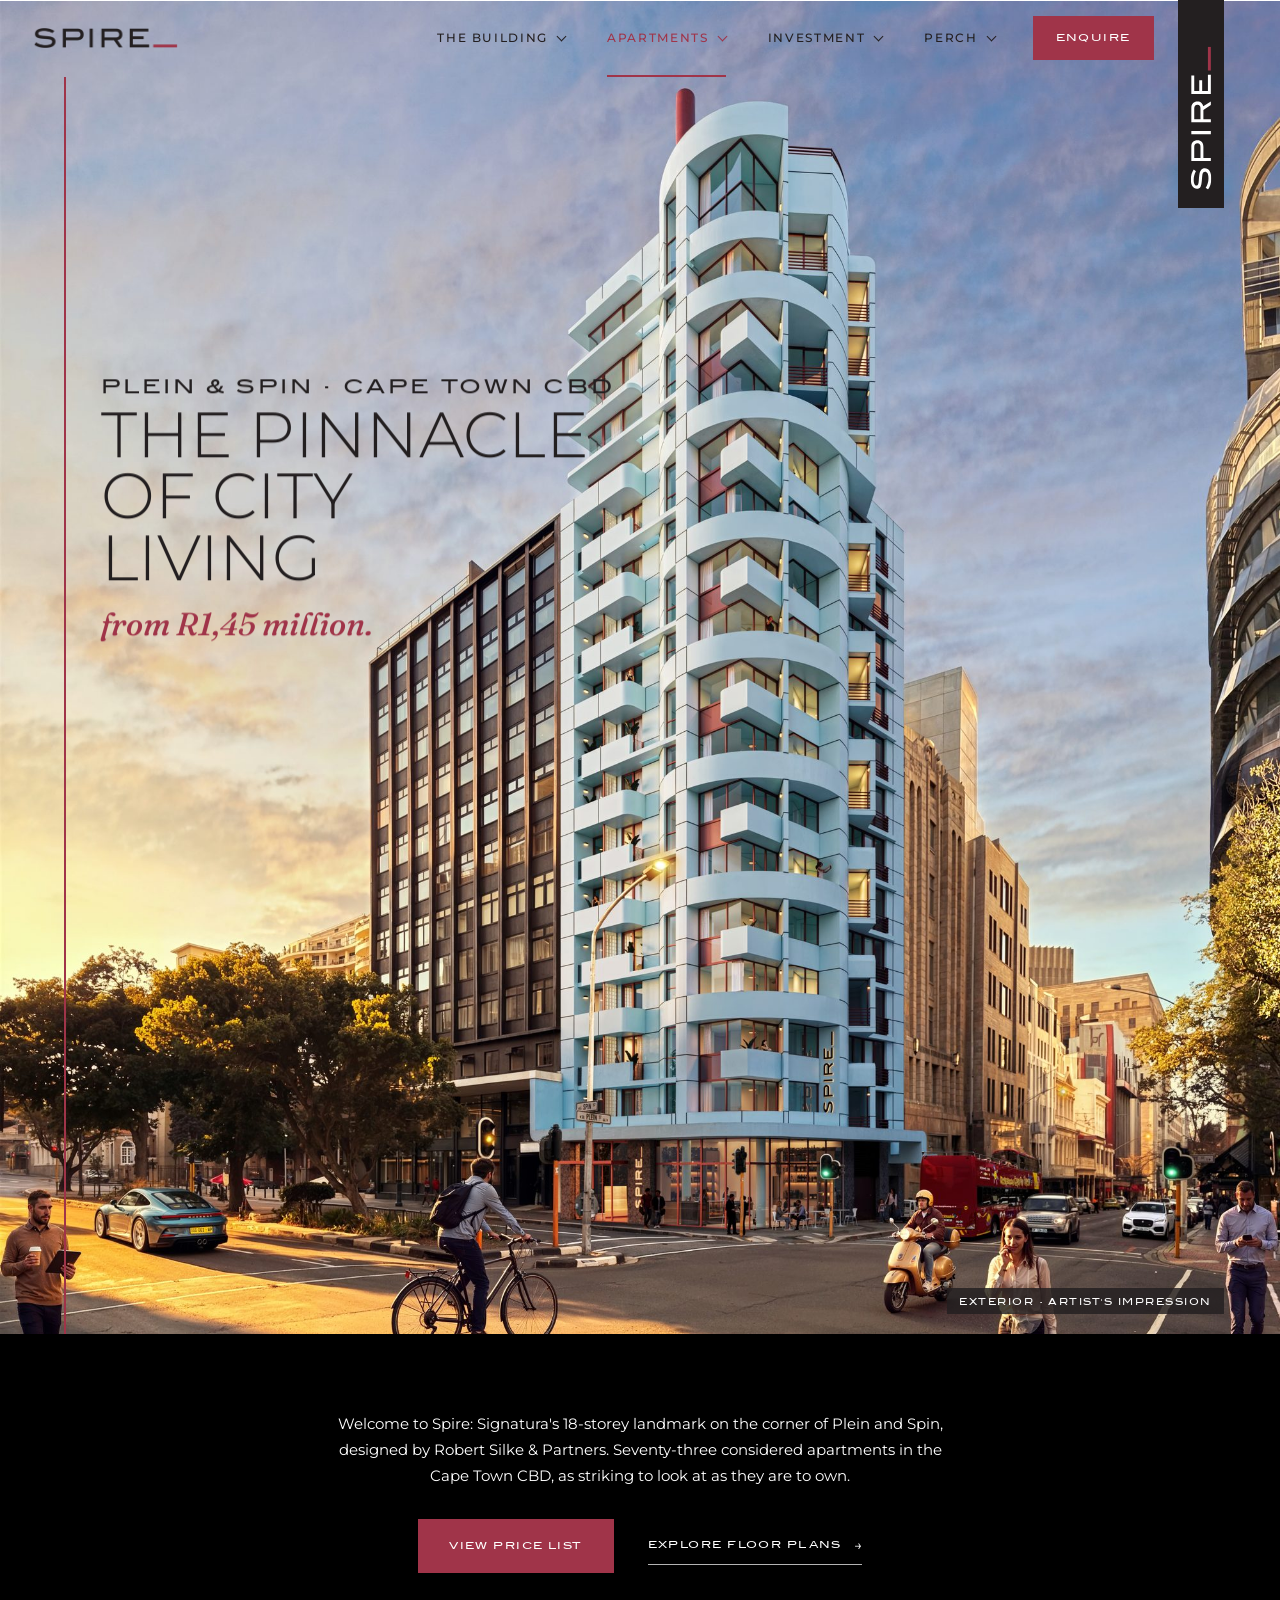
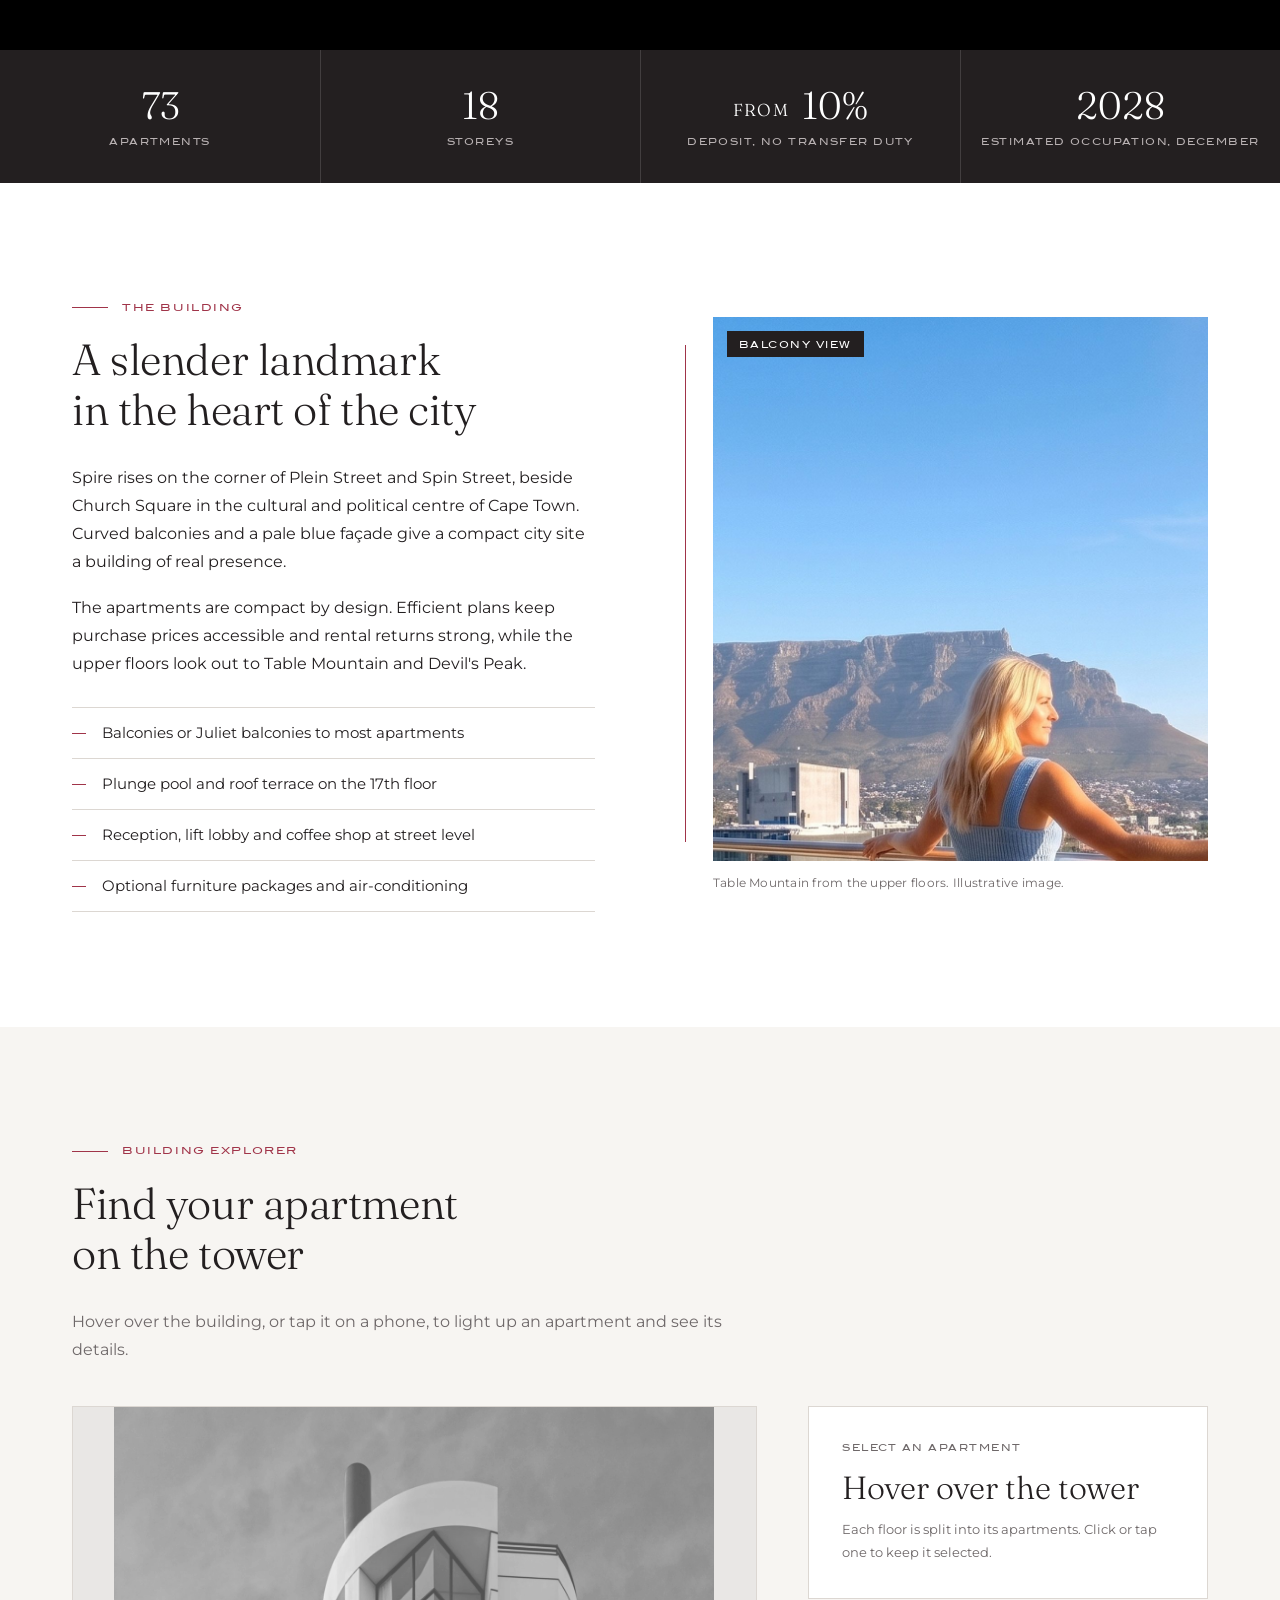
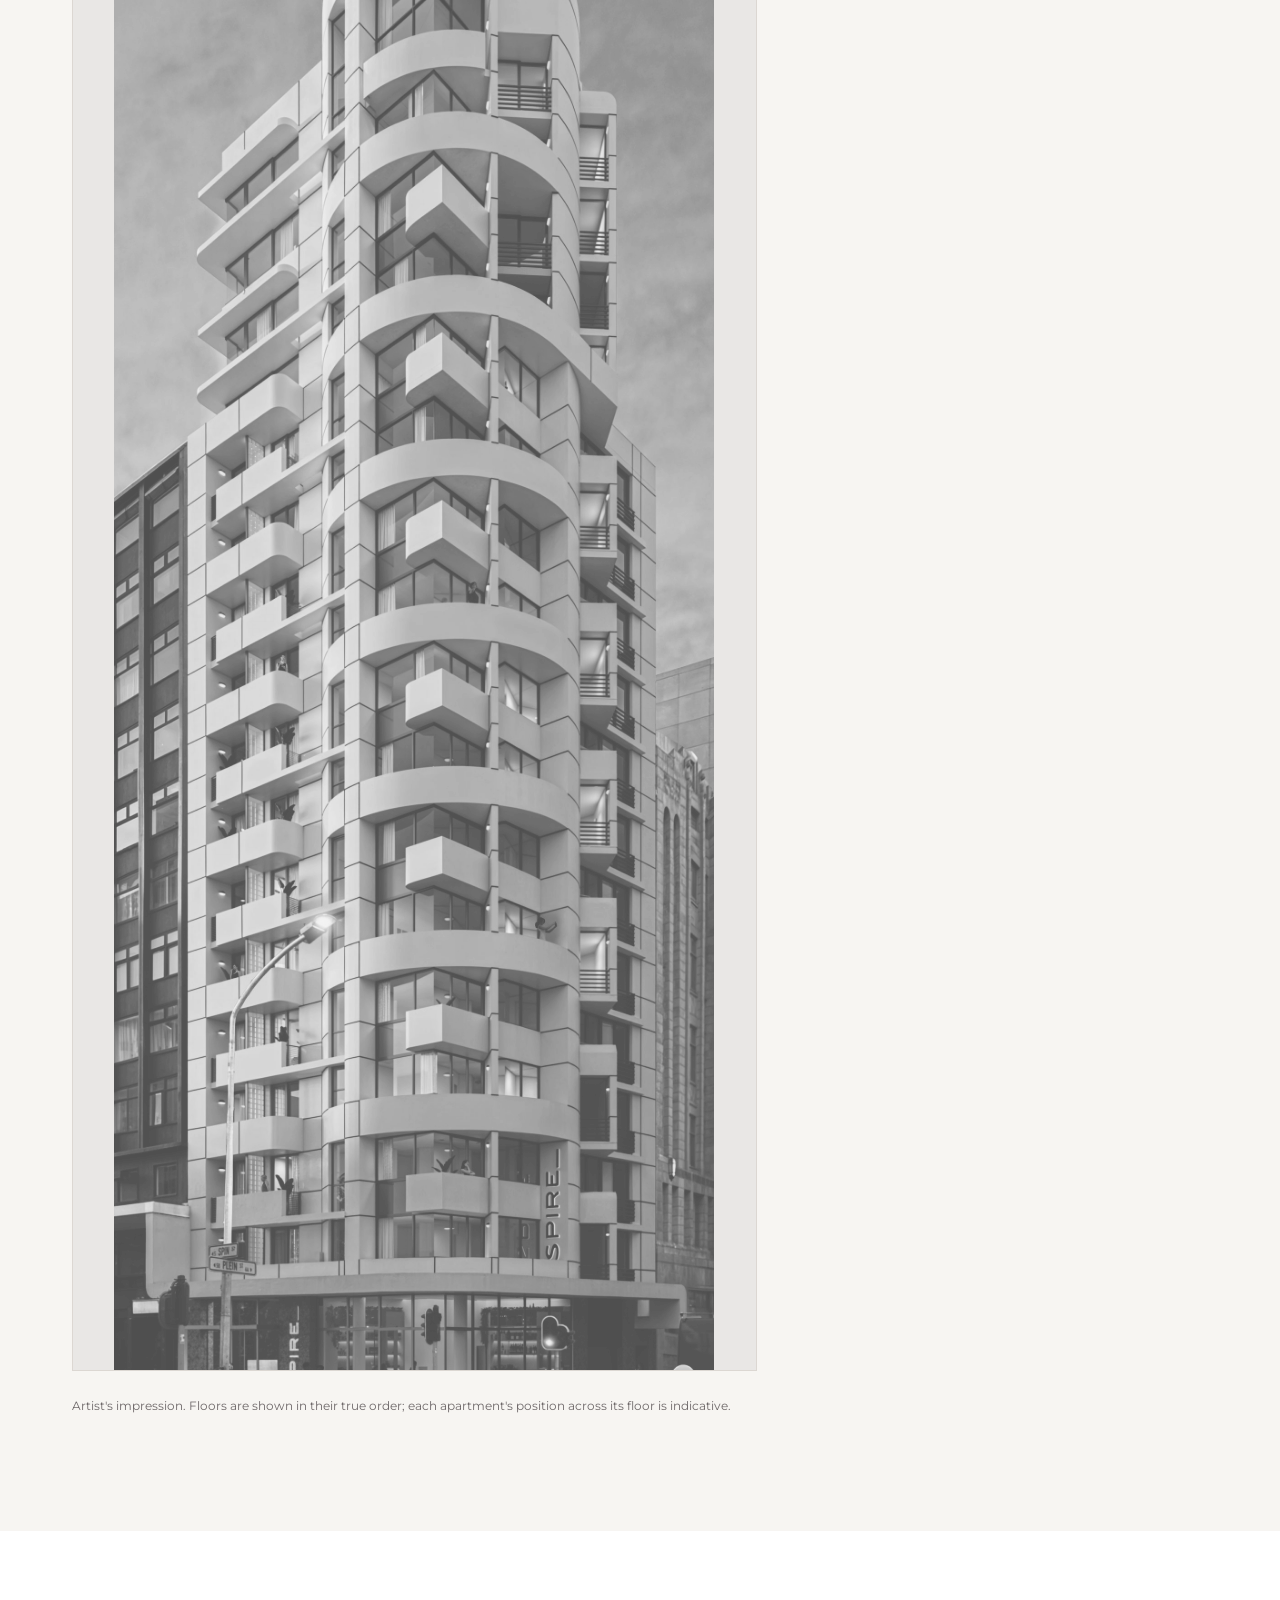
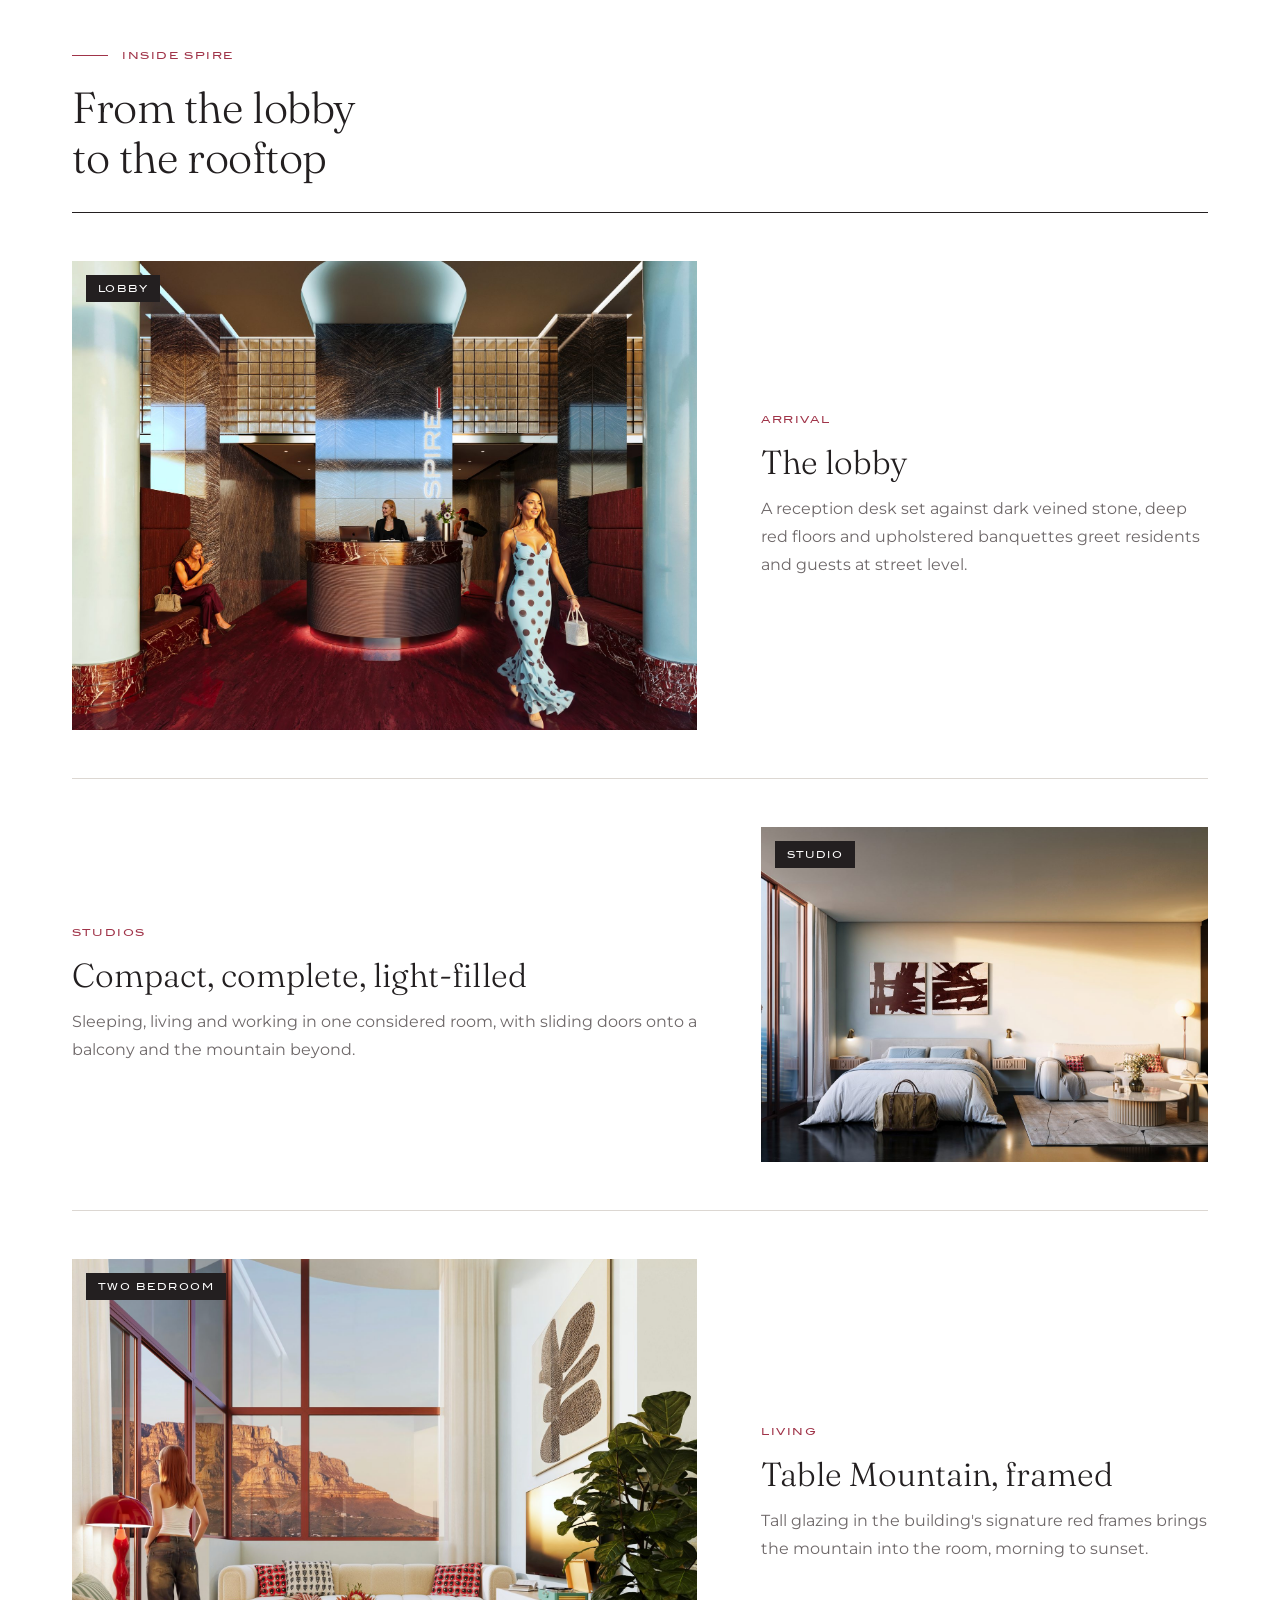
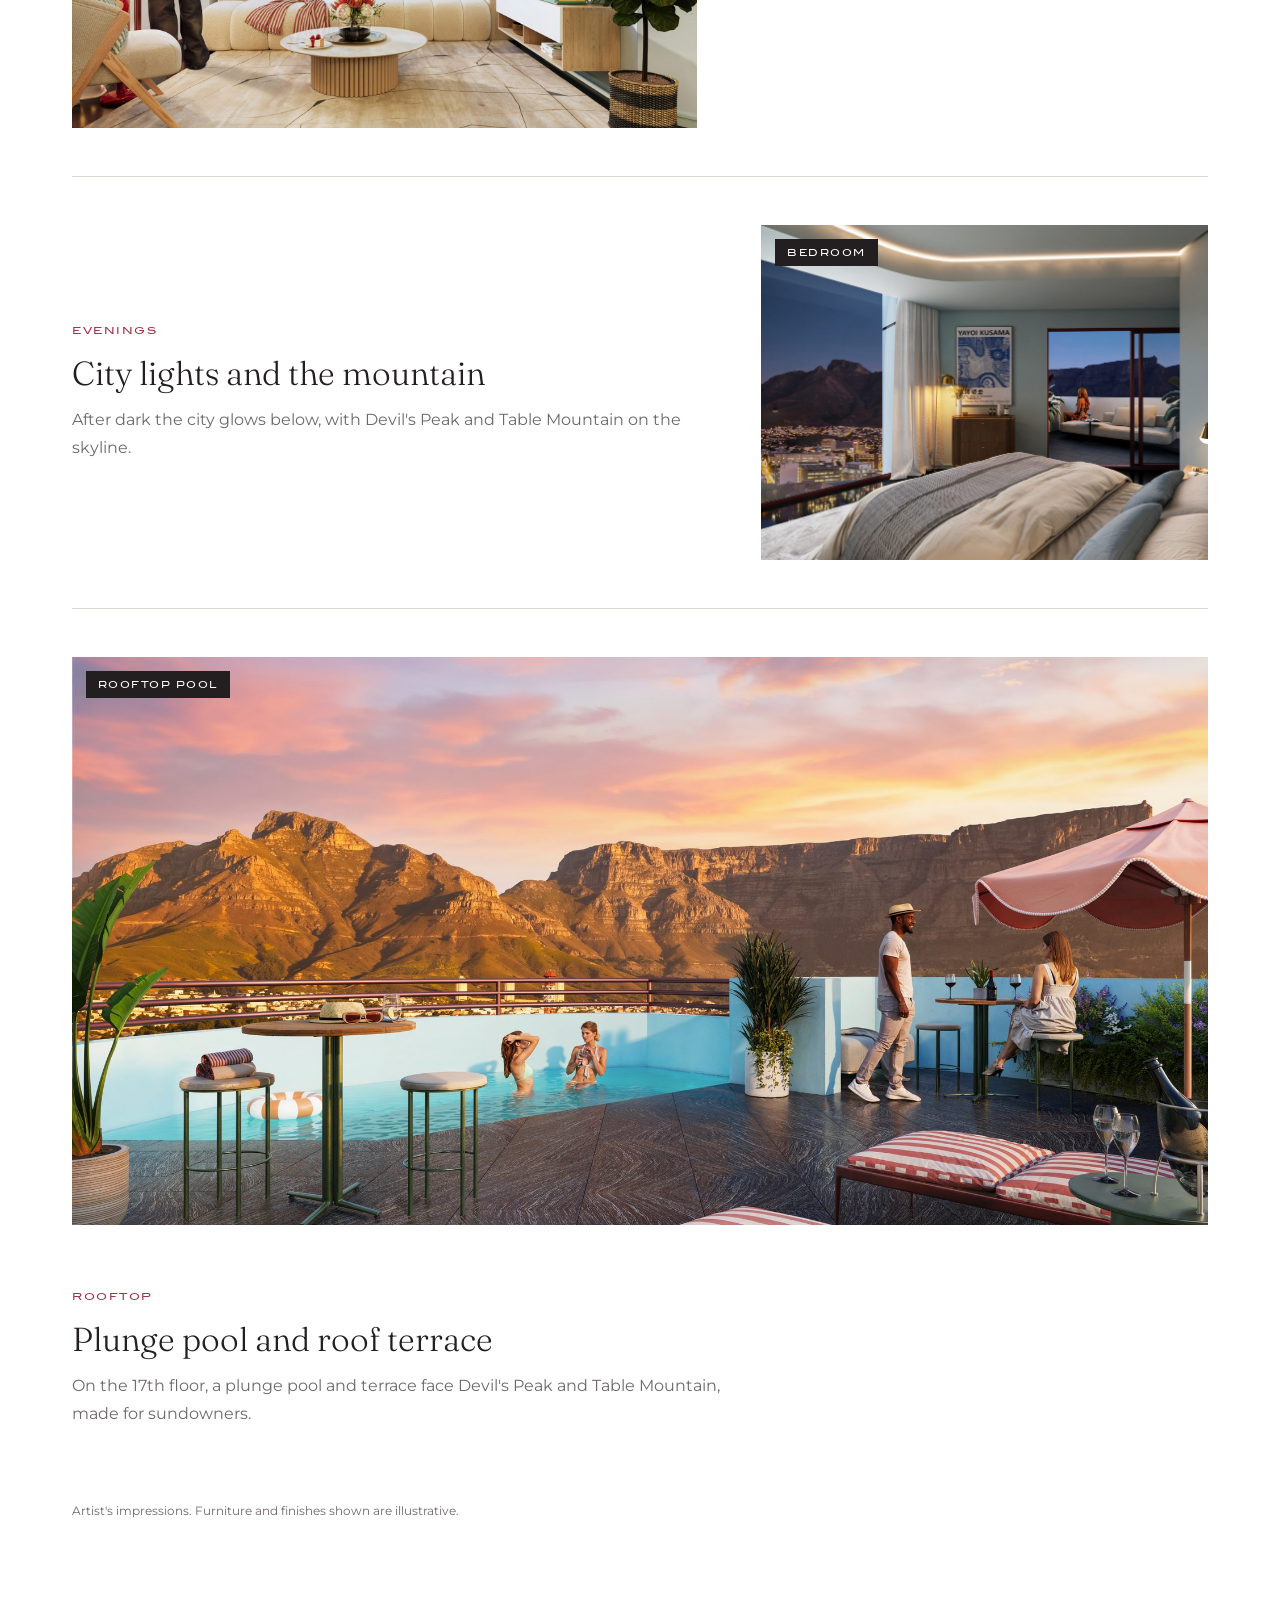
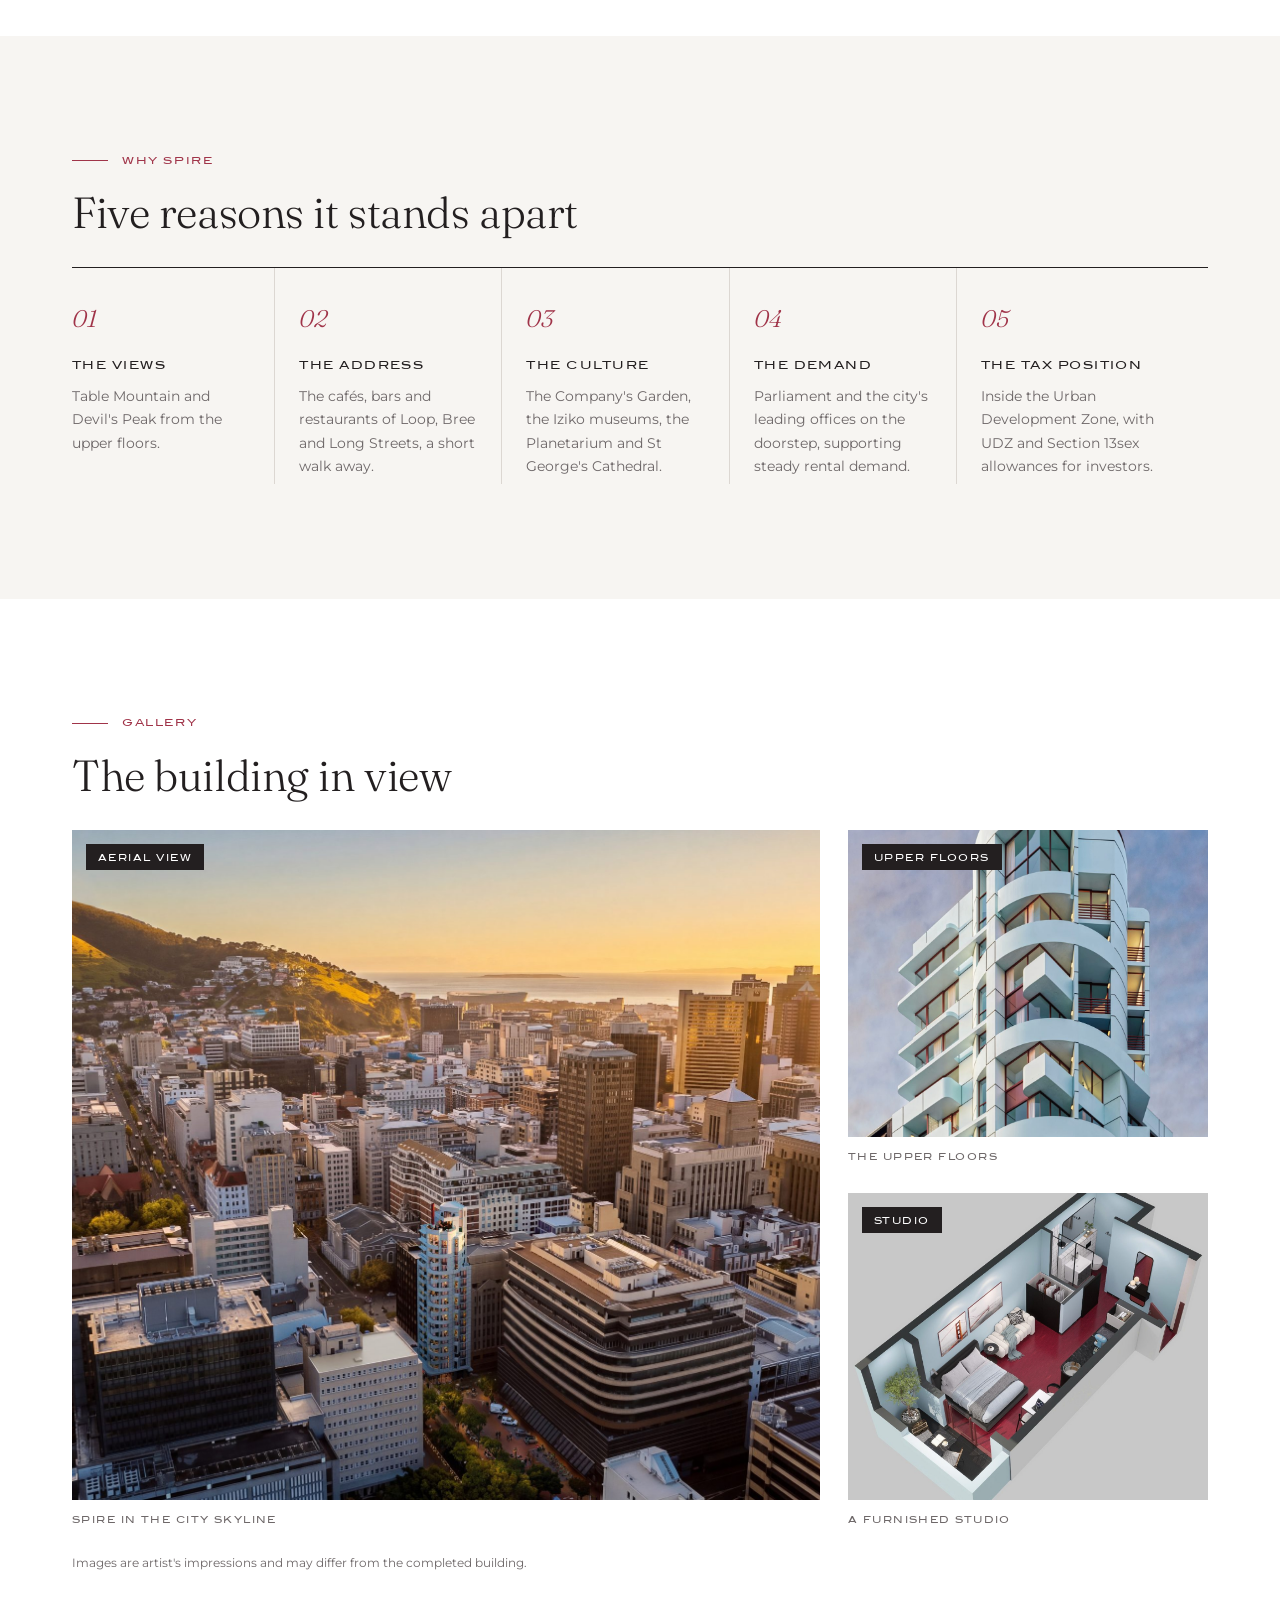
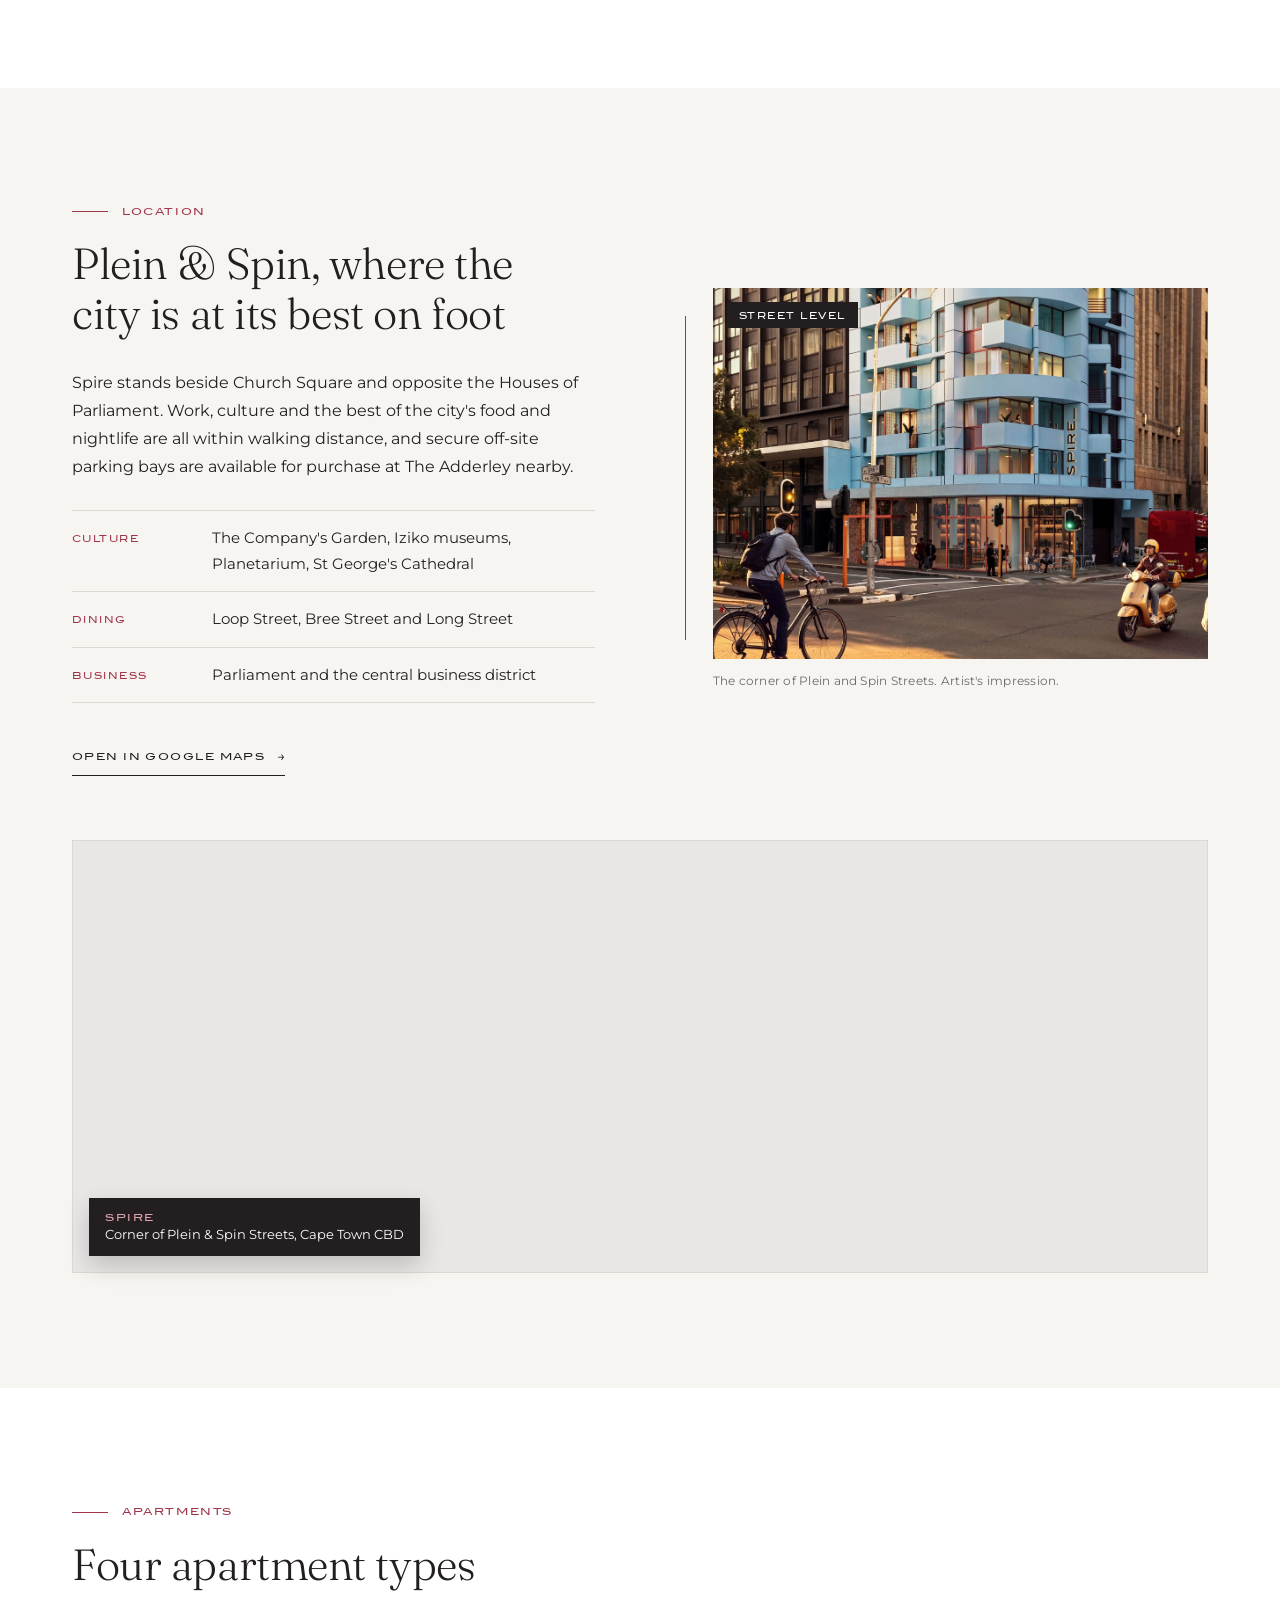
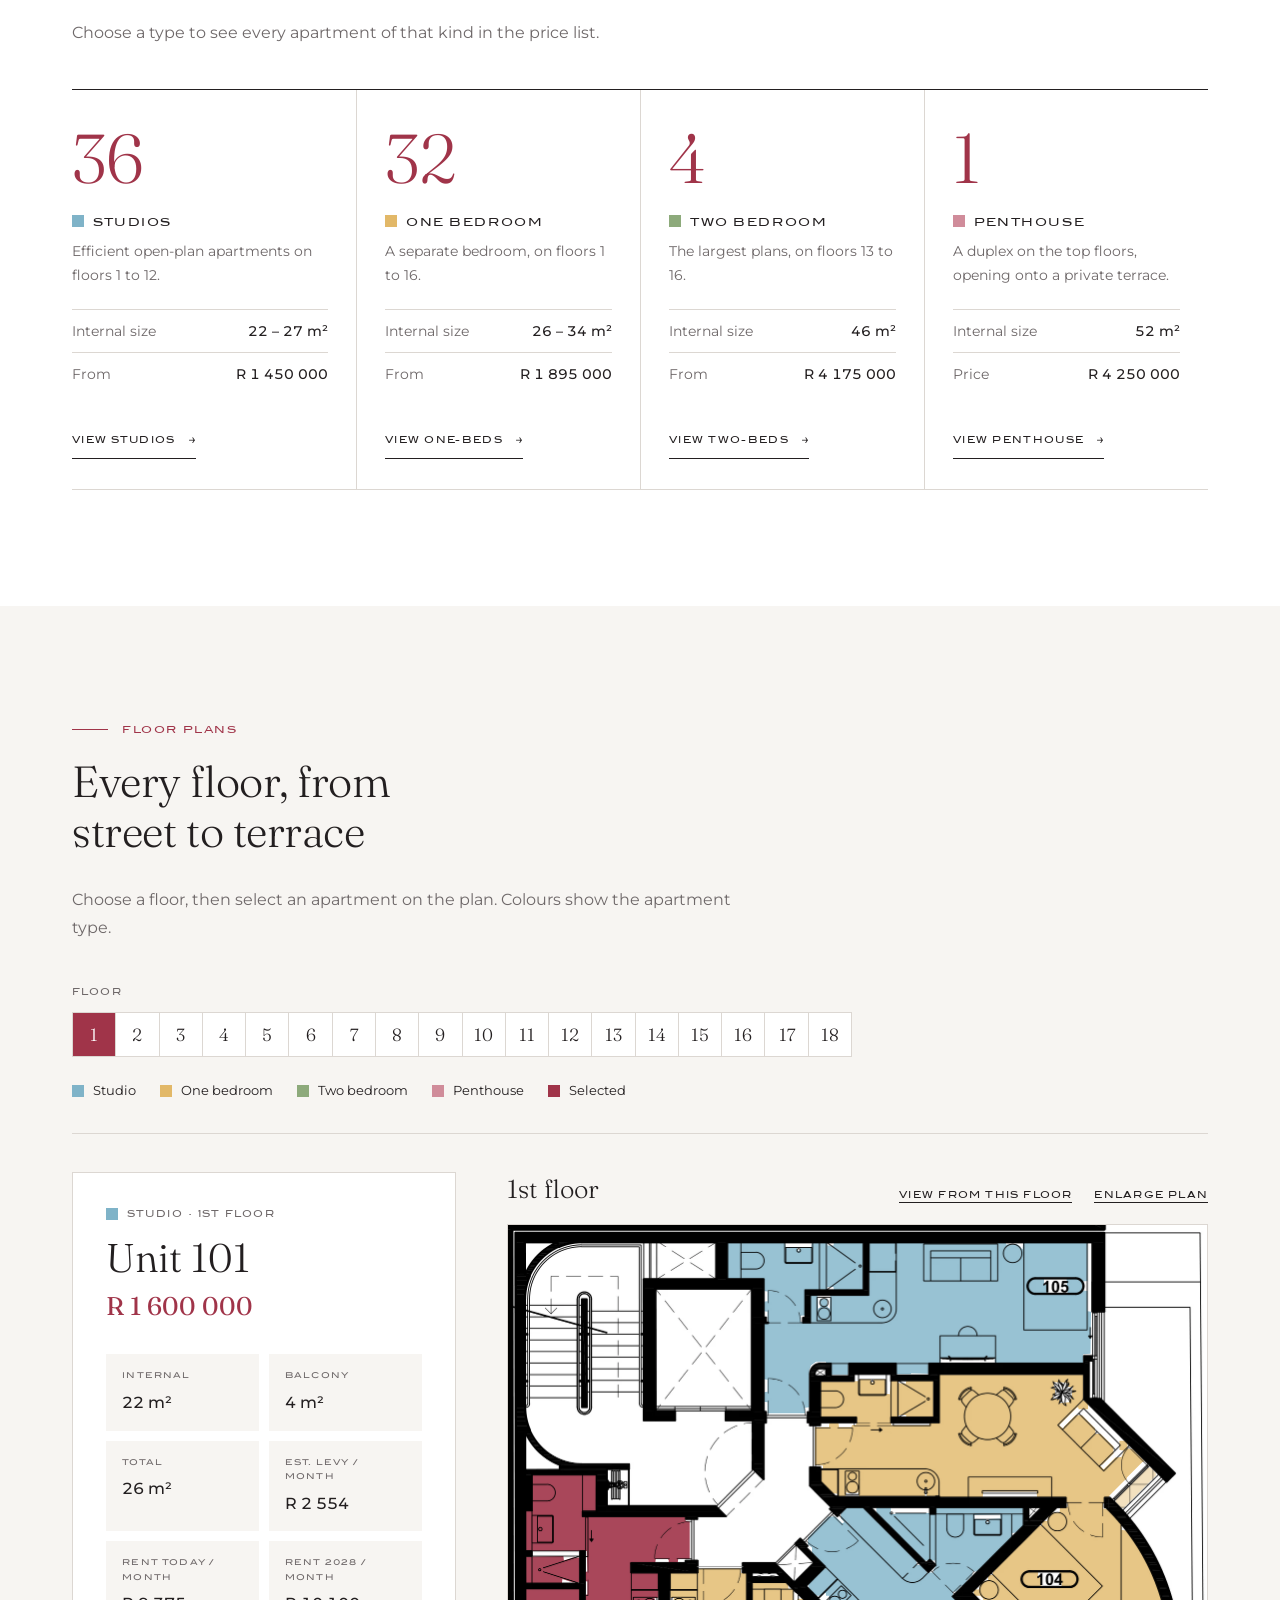
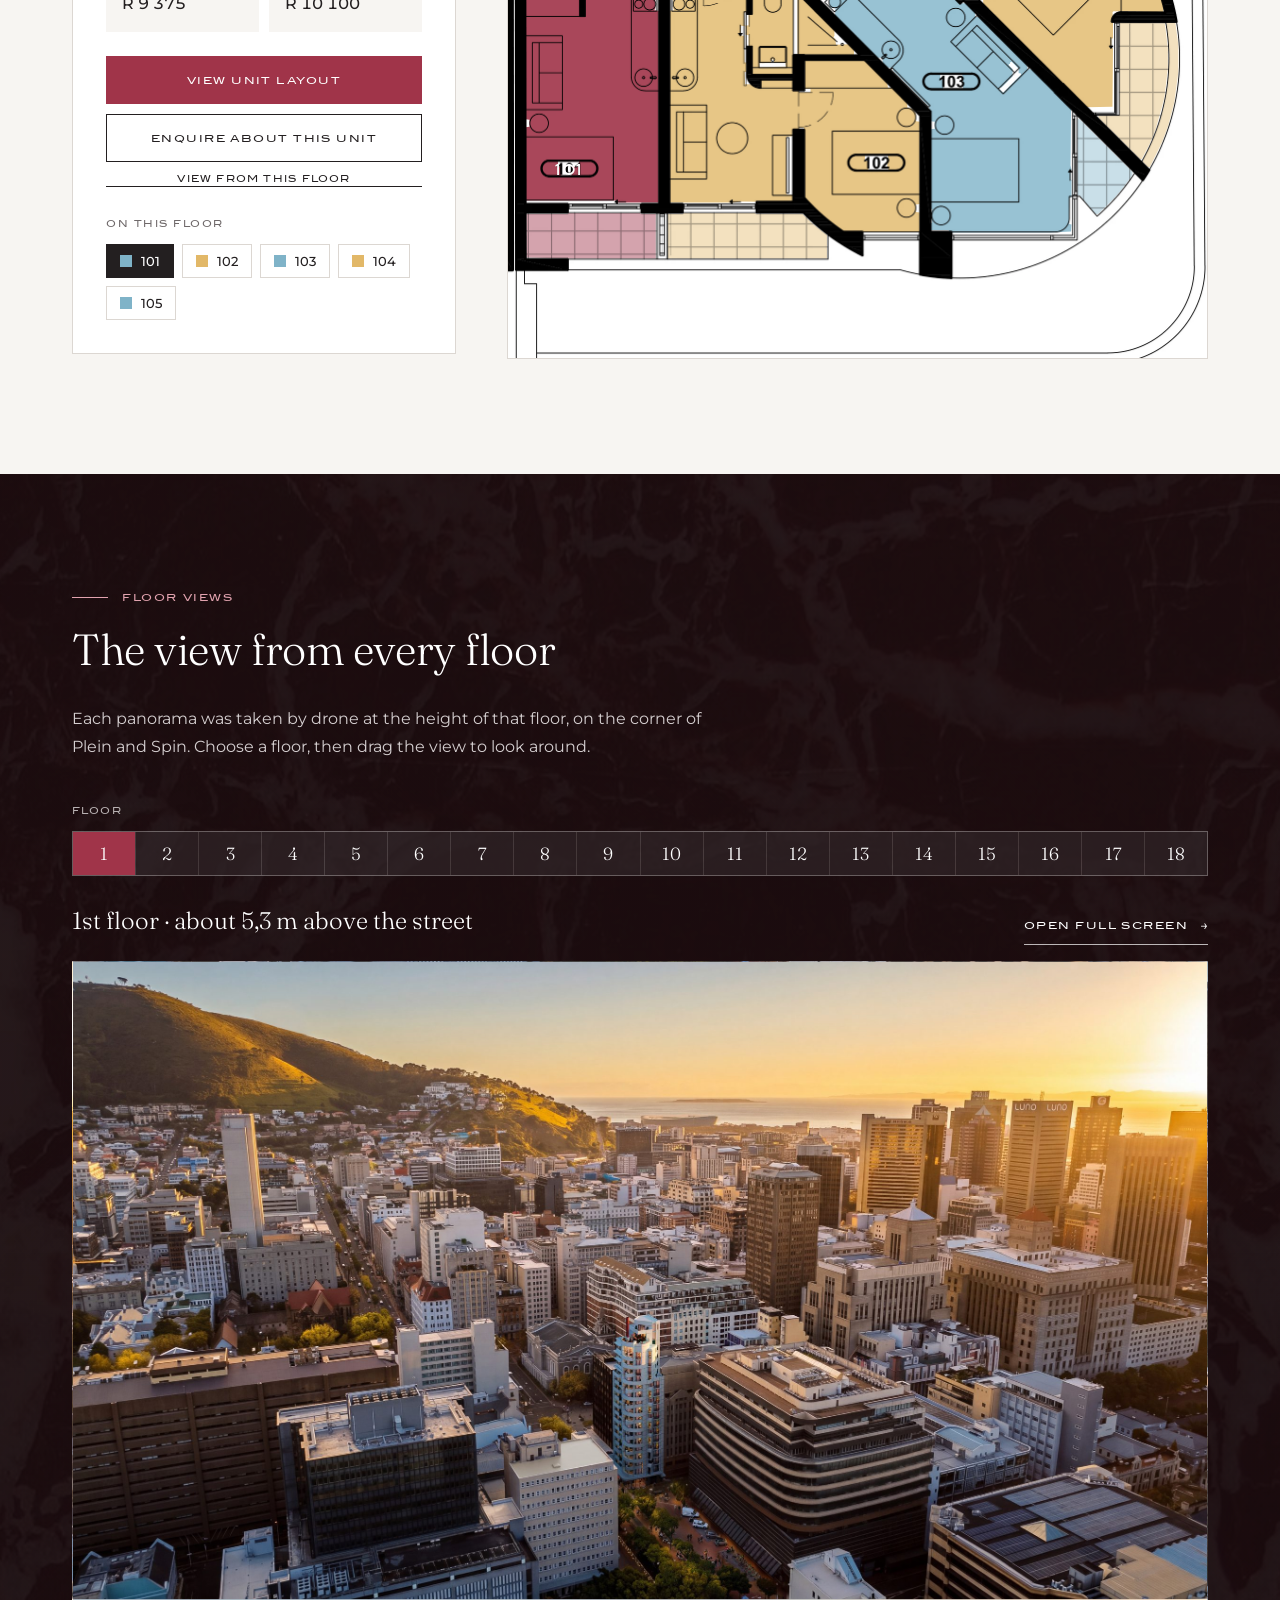
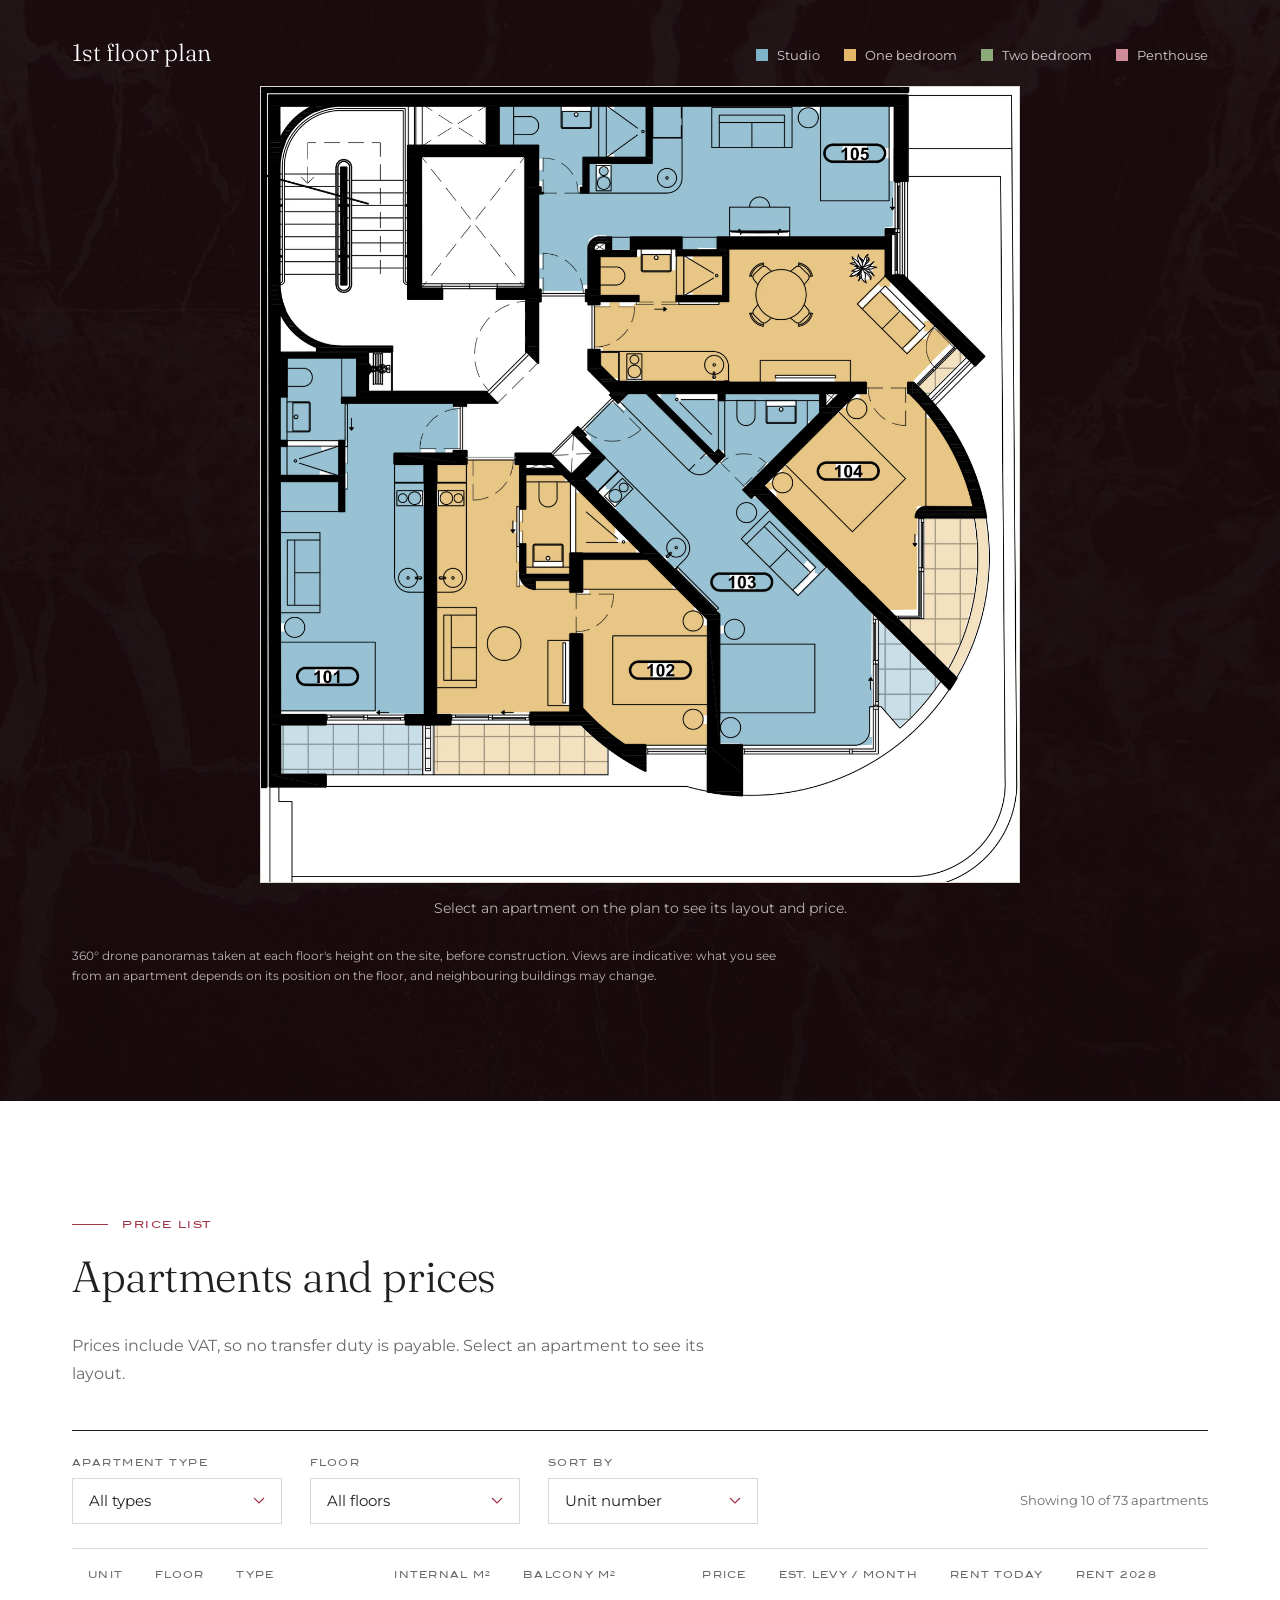
<file: index.html>
<!doctype html>
<html lang="en">
<head>
<meta charset="utf-8">
<meta name="viewport" content="width=device-width, initial-scale=1">
<title>Spire by Signatura</title>
<meta name="description" content="Spire by Signatura: 73 studio, one-bedroom and two-bedroom apartments on the corner of Plein and Spin Streets, Cape Town CBD. From R1,45 million, inside the Urban Development Zone.">
<meta name="robots" content="noindex">
<meta property="og:type" content="website">
<meta property="og:site_name" content="Spire by Signatura">
<meta property="og:title" content="Spire by Signatura | Apartments from R1,45 million">
<meta property="og:description" content="73 studio, one-bedroom and two-bedroom apartments on the corner of Plein and Spin Streets, Cape Town CBD. Floor plans, price list and tax advantages.">
<meta property="og:url" content="https://dean470.github.io/spire-cape-town/">
<meta property="og:image" content="https://dean470.github.io/spire-cape-town/assets/og-image.jpg">
<meta property="og:image:width" content="1200">
<meta property="og:image:height" content="630">
<meta name="twitter:card" content="summary_large_image">
<link rel="icon" href="assets/spire-tab.svg">
<link rel="preconnect" href="https://fonts.googleapis.com">
<link rel="preconnect" href="https://fonts.gstatic.com" crossorigin>
<link href="https://fonts.googleapis.com/css2?family=Fraunces:ital,opsz,wght@0,9..144,300..500;1,9..144,300..500&family=Montserrat:wght@300;400;500;600&display=swap" rel="stylesheet">
<link rel="stylesheet" href="styles.css">
</head>
<body class="home">

<a class="skip" href="#overview">Skip to content</a>

<header class="site-header" id="top">
  <div class="header-inner">
    <a class="brand" href="#top" aria-label="Spire, back to top"><img src="assets/spire-logo.png" alt="Spire"></a>
    <button class="nav-toggle" aria-label="Menu" aria-expanded="false" aria-controls="siteNav"><span></span><span></span></button>
    <nav class="site-nav" id="siteNav" aria-label="Main">
      <ul>
        <li class="has-menu" data-group="building">
          <button class="nav-btn" aria-expanded="false" aria-controls="menu-building">The building</button>
          <ul class="menu" id="menu-building">
            <li><a href="#overview"><strong>Overview</strong><span>The tower and what it offers</span></a></li>
            <li><a href="#explore"><strong>Building explorer</strong><span>Find an apartment on the tower</span></a></li>
            <li><a href="#inside"><strong>Inside Spire</strong><span>Lobby, apartments and rooftop</span></a></li>
            <li><a href="#why"><strong>Why Spire</strong><span>Five reasons it stands apart</span></a></li>
            <li><a href="#gallery"><strong>Gallery</strong><span>Renders of the building</span></a></li>
            <li><a href="#location"><strong>Location</strong><span>Plein &amp; Spin, Cape Town CBD</span></a></li>
          </ul>
        </li>
        <li class="has-menu" data-group="apartments">
          <button class="nav-btn" aria-expanded="false" aria-controls="menu-apartments">Apartments</button>
          <ul class="menu" id="menu-apartments">
            <li><a href="#apartments"><strong>Apartment types</strong><span>Studios to the penthouse</span></a></li>
            <li><a href="#plans"><strong>Floor plans</strong><span>Every floor, 1 to 18</span></a></li>
            <li><a href="#views"><strong>Floor views</strong><span>The 360° view from every floor</span></a></li>
            <li><a href="#prices"><strong>Price list</strong><span>All 73 apartments</span></a></li>
            <li><a href="#rents"><strong>Rental estimates</strong><span>Long-term rent today and in 2028</span></a></li>
          </ul>
        </li>
        <li class="has-menu" data-group="investment">
          <button class="nav-btn" aria-expanded="false" aria-controls="menu-investment">Investment</button>
          <ul class="menu" id="menu-investment">
            <li><a href="#udz"><strong>UDZ allowance</strong><span>Urban Development Zone tax incentive</span></a></li>
            <li><a href="#s13sex"><strong>Section 13sex</strong><span>Allowance for rental portfolios</span></a></li>
            <li><a href="#purchasing"><strong>Purchasing</strong><span>Deposit, dates and optional extras</span></a></li>
            <li><a href="#faq"><strong>FAQs</strong><span>Questions buyers ask</span></a></li>
          </ul>
        </li>
        <li class="has-menu" data-group="perch">
          <button class="nav-btn" aria-expanded="false" aria-controls="menu-perch">Perch</button>
          <ul class="menu" id="menu-perch">
            <li><a href="#perch"><strong>Short-term letting</strong><span>Managed by Perch Short Stays</span></a></li>
            <li><a href="perch-projections.html"><strong>Perch Projections</strong><span>Projected earnings for 2028</span></a></li>
          </ul>
        </li>
        <li class="nav-cta"><a class="btn btn-small" href="#enquire">Enquire</a></li>
      </ul>
    </nav>
  </div>
</header>

<section class="hero hero-tall" aria-label="Spire">
  <img class="hero-img" src="assets/hero.jpg" width="2000" height="2083" alt="Artist's impression of Spire on the corner of Plein and Spin Streets at sunset">
  <div class="hero-line" aria-hidden="true"></div>
  <span class="img-tag hero-tag">Exterior · Artist's impression</span>
  <div class="hero-head" id="heroHead">
    <p class="hero-kicker">Plein &amp; Spin · Cape Town CBD</p>
    <h1>The pinnacle<br>of city<br>living</h1>
    <p class="hero-from"><span id="fromPrice">from R1,45 million</span>.</p>
  </div>
</section>
<section class="hero-band">
  <div class="wrap">
    <p>Welcome to Spire: Signatura's 18-storey landmark on the corner of Plein and Spin, designed by Robert Silke &amp; Partners. Seventy-three considered apartments in the Cape Town CBD, as striking to look at as they are to own.</p>
    <div class="hero-cta">
      <a class="btn" href="#prices">View price list</a>
      <a class="arrow-link" href="#plans">Explore floor plans</a>
    </div>
  </div>
</section>
<a class="spire-tab" href="#top" aria-label="Spire, back to top"><img src="assets/spire-tab.svg" alt="" width="68" height="307"></a>

<section class="facts" aria-label="Key facts">
  <div><strong>73</strong><span>Apartments</span></div>
  <div><strong>18</strong><span>Storeys</span></div>
  <div><strong><small>from</small> 10%</strong><span>Deposit, no transfer duty</span></div>
  <div><strong>2028</strong><span>Estimated occupation, December</span></div>
</section>

<main>

<section class="section" id="overview" data-group="building">
  <div class="wrap split">
    <div>
      <p class="label">The building</p>
      <h2>A slender landmark in the heart of the city</h2>
      <p>Spire rises on the corner of Plein Street and Spin Street, beside Church Square in the cultural and political centre of Cape Town. Curved balconies and a pale blue façade give a compact city site a building of real presence.</p>
      <p>The apartments are compact by design. Efficient plans keep purchase prices accessible and rental returns strong, while the upper floors look out to Table Mountain and Devil's Peak.</p>
      <ul class="features">
        <li>Balconies or Juliet balconies to most apartments</li>
        <li>Plunge pool and roof terrace on the 17th floor</li>
        <li>Reception, lift lobby and coffee shop at street level</li>
        <li>Optional furniture packages and air-conditioning</li>
      </ul>
    </div>
    <figure class="framed">
      <img src="assets/balcony.jpg" alt="View of Table Mountain from a balcony" loading="lazy"><span class="img-tag">Balcony view</span>
      <figcaption>Table Mountain from the upper floors. Illustrative image.</figcaption>
    </figure>
  </div>
</section>

<section class="section section-ivory" id="explore" data-group="building">
  <div class="wrap">
    <p class="label">Building explorer</p>
    <h2>Find your apartment on the tower</h2>
    <p class="intro">Hover over the building, or tap it on a phone, to light up an apartment and see its details.</p>
    <div class="explorer">
      <div class="ex-stage" id="exStage">
        <svg id="exSvg" xmlns="http://www.w3.org/2000/svg" role="group" aria-label="Apartments on the Spire tower">
          <defs>
            <filter id="exGrey"><feColorMatrix type="saturate" values="0"/><feComponentTransfer><feFuncR type="linear" slope=".82" intercept=".08"/><feFuncG type="linear" slope=".82" intercept=".08"/><feFuncB type="linear" slope=".82" intercept=".08"/></feComponentTransfer></filter>
            <clipPath id="exClip"><path id="exClipPath" d=""/></clipPath>
          </defs>
          <image href="assets/explorer.jpg" x="0" y="0" width="980" height="1840" filter="url(#exGrey)"/>
          <image id="exColour" href="assets/explorer.jpg" x="0" y="0" width="980" height="1840" clip-path="url(#exClip)"/>
          <path id="exOutline" class="ex-outline" d=""/>
          <g id="exUnits"></g>
        </svg>
        <p class="ex-floor" id="exFloor" aria-hidden="true"></p>
      </div>
      <aside class="ex-panel" id="exPanel" aria-live="polite">
        <p class="up-kicker">Select an apartment</p>
        <h3>Hover over the tower</h3>
        <p class="ex-hint">Each floor is split into its apartments. Click or tap one to keep it selected.</p>
      </aside>
    </div>
    <p class="note">Artist's impression. Floors are shown in their true order; each apartment's position across its floor is indicative.</p>
  </div>
</section>

<section class="section" id="inside" data-group="building">
  <div class="wrap">
    <p class="label">Inside Spire</p>
    <h2>From the lobby to the rooftop</h2>
    <div class="feature">
      <figure><button data-full="assets/lobby.jpg"><img src="assets/lobby.jpg" alt="The Spire lobby with a curved reception desk, red stone floor and lounge seating" loading="lazy"><span class="img-tag">Lobby</span></button></figure>
      <div class="feature-text">
        <p class="feature-no">Arrival</p>
        <h3>The lobby</h3>
        <p>A reception desk set against dark veined stone, deep red floors and upholstered banquettes greet residents and guests at street level.</p>
      </div>
    </div>
    <div class="feature flip">
      <figure><button data-full="assets/studio-interior.jpg"><img src="assets/studio-interior.jpg" alt="A furnished studio with a balcony looking towards Table Mountain" loading="lazy"><span class="img-tag">Studio</span></button></figure>
      <div class="feature-text">
        <p class="feature-no">Studios</p>
        <h3>Compact, complete, light-filled</h3>
        <p>Sleeping, living and working in one considered room, with sliding doors onto a balcony and the mountain beyond.</p>
      </div>
    </div>
    <div class="feature">
      <figure><button data-full="assets/living-double.jpg"><img src="assets/living-double.jpg" alt="A double-volume living room with tall red-framed windows facing Table Mountain" loading="lazy"><span class="img-tag">Two bedroom</span></button></figure>
      <div class="feature-text">
        <p class="feature-no">Living</p>
        <h3>Table Mountain, framed</h3>
        <p>Tall glazing in the building's signature red frames brings the mountain into the room, morning to sunset.</p>
      </div>
    </div>
    <div class="feature flip">
      <figure><button data-full="assets/bedroom-night.jpg"><img src="assets/bedroom-night.jpg" alt="A bedroom at night with views of the city lights, Devil's Peak and a private terrace" loading="lazy"><span class="img-tag">Bedroom</span></button></figure>
      <div class="feature-text">
        <p class="feature-no">Evenings</p>
        <h3>City lights and the mountain</h3>
        <p>After dark the city glows below, with Devil's Peak and Table Mountain on the skyline.</p>
      </div>
    </div>
    <div class="feature feature-wide">
      <figure><button data-full="assets/rooftop.jpg"><img src="assets/rooftop.jpg" alt="The rooftop plunge pool and terrace at sunset, facing Devil's Peak and Table Mountain" loading="lazy"><span class="img-tag">Rooftop pool</span></button></figure>
      <div class="feature-text">
        <p class="feature-no">Rooftop</p>
        <h3>Plunge pool and roof terrace</h3>
        <p>On the 17th floor, a plunge pool and terrace face Devil's Peak and Table Mountain, made for sundowners.</p>
      </div>
    </div>
    <p class="note">Artist's impressions. Furniture and finishes shown are illustrative.</p>
  </div>
</section>

<section class="section section-ivory" id="why" data-group="building">
  <div class="wrap">
    <p class="label">Why Spire</p>
    <h2>Five reasons it stands apart</h2>
    <ol class="reasons">
      <li><span>01</span><h3>The views</h3><p>Table Mountain and Devil's Peak from the upper floors.</p></li>
      <li><span>02</span><h3>The address</h3><p>The cafés, bars and restaurants of Loop, Bree and Long Streets, a short walk away.</p></li>
      <li><span>03</span><h3>The culture</h3><p>The Company's Garden, the Iziko museums, the Planetarium and St George's Cathedral.</p></li>
      <li><span>04</span><h3>The demand</h3><p>Parliament and the city's leading offices on the doorstep, supporting steady rental demand.</p></li>
      <li><span>05</span><h3>The tax position</h3><p>Inside the Urban Development Zone, with UDZ and Section 13sex allowances for investors.</p></li>
    </ol>
  </div>
</section>

<section class="section" id="gallery" data-group="building">
  <div class="wrap">
    <p class="label">Gallery</p>
    <h2>The building in view</h2>
    <div class="gallery">
      <figure class="g-wide"><button data-full="assets/aerial-sunset.jpg"><img src="assets/aerial-sunset.jpg" alt="Aerial view of Spire in the Cape Town CBD at sunset" loading="lazy"><span class="img-tag">Aerial view</span></button><figcaption>Spire in the city skyline</figcaption></figure>
      <figure class="g-tall"><button data-full="assets/crown.jpg"><img src="assets/crown.jpg" alt="The upper floors of Spire with curved balconies" loading="lazy"><span class="img-tag">Upper floors</span></button><figcaption>The upper floors</figcaption></figure>
      <figure class="g-tall"><button data-full="assets/studio.jpg"><img src="assets/studio.jpg" alt="Cutaway render of a furnished studio apartment" loading="lazy"><span class="img-tag">Studio</span></button><figcaption>A furnished studio</figcaption></figure>
    </div>
    <p class="note">Images are artist's impressions and may differ from the completed building.</p>
  </div>
</section>

<section class="section section-ivory" id="location" data-group="building">
  <div class="wrap split">
    <div>
      <p class="label">Location</p>
      <h2>Plein &amp; Spin, where the city is at its best on foot</h2>
      <p>Spire stands beside Church Square and opposite the Houses of Parliament. Work, culture and the best of the city's food and nightlife are all within walking distance, and secure off-site parking bays are available for purchase at The Adderley nearby.</p>
      <dl class="places">
        <div><dt>Culture</dt><dd>The Company's Garden, Iziko museums, Planetarium, St George's Cathedral</dd></div>
        <div><dt>Dining</dt><dd>Loop Street, Bree Street and Long Street</dd></div>
        <div><dt>Business</dt><dd>Parliament and the central business district</dd></div>
      </dl>
      <a class="arrow-link" href="https://www.google.com/maps/search/?api=1&query=Spin+Street+%26+Plein+Street+Cape+Town" target="_blank" rel="noopener">Open in Google Maps</a>
    </div>
    <figure class="framed wide">
      <img src="assets/street.jpg" alt="Spire at street level on the corner of Plein and Spin Streets" loading="lazy"><span class="img-tag">Street level</span>
      <figcaption>The corner of Plein and Spin Streets. Artist's impression.</figcaption>
    </figure>
  </div>
  <div class="wrap">
    <div class="map-frame">
      <iframe title="Map: Spire on the corner of Plein and Spin Streets, Cape Town" src="https://maps.google.com/maps?q=-33.9256563,18.421706&amp;z=17&amp;hl=en&amp;output=embed" loading="lazy" referrerpolicy="no-referrer-when-downgrade" allowfullscreen></iframe>
      <p class="map-tag"><strong>Spire</strong>Corner of Plein &amp; Spin Streets, Cape Town CBD</p>
    </div>
  </div>
</section>

<section class="section" id="apartments" data-group="apartments">
  <div class="wrap">
    <p class="label">Apartments</p>
    <h2>Four apartment types</h2>
    <p class="intro">Choose a type to see every apartment of that kind in the price list.</p>
    <div class="types" id="types"></div>
  </div>
</section>

<section class="section section-ivory" id="plans" data-group="apartments">
  <div class="wrap">
    <p class="label">Floor plans</p>
    <h2>Every floor, from street to terrace</h2>
    <p class="intro">Choose a floor, then select an apartment on the plan. Colours show the apartment type.</p>
    <div class="plan-bar">
      <div class="plan-floors">
        <p class="picker-label">Floor</p>
        <div class="floor-picker" id="floorPicker" role="tablist" aria-label="Floors"></div>
      </div>
      <ul class="legend" aria-label="Colour key">
        <li><i class="sw t-studio"></i>Studio</li>
        <li><i class="sw t-1bed"></i>One bedroom</li>
        <li><i class="sw t-2bed"></i>Two bedroom</li>
        <li><i class="sw t-ph"></i>Penthouse</li>
        <li><i class="sw t-sel"></i>Selected</li>
      </ul>
    </div>
    <div class="plan-layout">
      <aside class="unit-panel" id="unitPanel" aria-live="polite"></aside>
      <div class="plan-view">
        <div class="plan-head">
          <h3 id="planTitle"></h3>
          <span class="plan-links"><button class="row-link" type="button" data-view="plan">View from this floor</button><button class="row-link" id="planEnlarge" type="button">Enlarge plan</button></span>
        </div>
        <div class="plan-canvas" id="planCanvas">
          <svg class="plan-fills" id="planFills" xmlns="http://www.w3.org/2000/svg" role="group" aria-label="Apartments on this floor"></svg>
          <img id="planImage" alt="">
          <svg class="plan-labels" id="planLabels" xmlns="http://www.w3.org/2000/svg" aria-hidden="true"></svg>
        </div>
      </div>
    </div>
  </div>
</section>

<section class="section section-dark" id="views" data-group="apartments">
  <div class="wrap">
    <p class="label">Floor views</p>
    <h2>The view from every floor</h2>
    <p class="intro">Each panorama was taken by drone at the height of that floor, on the corner of Plein and Spin. Choose a floor, then drag the view to look around.</p>
    <p class="picker-label">Floor</p>
    <div class="floor-picker view-picker" id="viewPicker" role="tablist" aria-label="Floor views"></div>
    <div class="view-head">
      <h3 id="viewTitle"></h3>
      <a class="arrow-link" id="viewOpen" href="#" target="_blank" rel="noopener">Open full screen</a>
    </div>
    <div class="view-frame" id="viewFrame">
      <iframe title="360° view from the selected floor" allow="fullscreen; gyroscope; accelerometer" allowfullscreen></iframe>
      <button class="btn view-start" type="button">Load the 360° view</button>
    </div>
    <div class="view-plan">
      <div class="view-plan-head">
        <h3 id="viewPlanTitle">Floor plan</h3>
        <ul class="legend legend-light" aria-label="Colour key">
          <li><i class="sw t-studio"></i>Studio</li>
          <li><i class="sw t-1bed"></i>One bedroom</li>
          <li><i class="sw t-2bed"></i>Two bedroom</li>
          <li><i class="sw t-ph"></i>Penthouse</li>
        </ul>
      </div>
      <div class="plan-canvas view-plan-canvas">
        <svg class="plan-fills" id="viewPlanFills" xmlns="http://www.w3.org/2000/svg" role="group" aria-label="Apartments on this floor"></svg>
        <img id="viewPlanImage" alt="">
        <svg class="plan-labels" id="viewPlanLabels" xmlns="http://www.w3.org/2000/svg" aria-hidden="true"></svg>
      </div>
      <p class="view-plan-hint">Select an apartment on the plan to see its layout and price.</p>
    </div>
    <p class="note">360° drone panoramas taken at each floor's height on the site, before construction. Views are indicative: what you see from an apartment depends on its position on the floor, and neighbouring buildings may change.</p>
  </div>
</section>

<section class="section" id="prices" data-group="apartments">
  <div class="wrap">
    <p class="label">Price list</p>
    <h2>Apartments and prices</h2>
    <p class="intro">Prices include VAT, so no transfer duty is payable. Select an apartment to see its layout.</p>
    <div class="controls">
      <label>Apartment type
        <select id="fType">
          <option value="All">All types</option>
          <option value="Studio">Studio</option>
          <option value="1 Bed">One bedroom</option>
          <option value="2 Bed">Two bedroom</option>
          <option value="Penthouse">Penthouse</option>
        </select>
      </label>
      <label>Floor
        <select id="fFloor"><option value="All">All floors</option></select>
      </label>
      <label>Sort by
        <select id="fSort">
          <option value="unit:1">Unit number</option>
          <option value="price:1">Price, low to high</option>
          <option value="price:-1">Price, high to low</option>
          <option value="size:-1">Size, largest first</option>
        </select>
      </label>
      <p class="result-count" id="resultCount" aria-live="polite"></p>
    </div>
    <div class="table-scroll">
      <table class="price-table" id="priceTable">
        <thead>
          <tr>
            <th>Unit</th>
            <th>Floor</th>
            <th>Type</th>
            <th class="num">Internal m²</th>
            <th class="num">Balcony m²</th>
            <th class="num">Price</th>
            <th class="num">Est. levy / month</th>
            <th class="num">Rent today</th>
            <th class="num">Rent 2028</th>
            <th><span class="sr-only">Layout</span></th>
          </tr>
        </thead>
        <tbody></tbody>
      </table>
    </div>
    <div class="table-more"><button class="btn btn-line" id="showMore" type="button"></button></div>
    <h3 class="rent-head" id="rents">Long-term rental estimates</h3>
    <p class="intro">Estimated monthly rent for a long-term letting, by apartment type and floor: today, and projected for 2028, rounded up to the nearest R100. Each apartment's figures also appear in the price list above.</p>
    <div class="table-scroll">
      <table class="price-table rent-table" id="rentTable">
        <thead>
          <tr>
            <th>Category</th>
            <th class="num">Units</th>
            <th class="num">Size m² incl. balcony</th>
            <th class="num">Rent / month today</th>
            <th class="num">Rent / month 2028</th>
          </tr>
        </thead>
        <tbody></tbody>
      </table>
    </div>
    <p class="note">Areas are approximate and subject to final survey. Levies are initial estimates and exclude rates. Rental figures are estimates, not a guarantee of income, and actual rents depend on the market at the time of letting. Prices are subject to change without notice and to availability; the signed sale agreement prevails. E&amp;OE.</p>
  </div>
</section>

<section class="section section-dark" id="investment" data-group="investment">
  <div class="wrap">
    <p class="label">Investment</p>
    <h2>Two tax allowances in an investor's favour</h2>
    <p class="intro">Spire is a new residential building inside Cape Town's Urban Development Zone. Buyers who let their apartment, or otherwise use it in a trade, may qualify for one of two allowances under the Income Tax Act.</p>
    <div class="tax-grid">
      <article class="tax-card" id="udz">
        <p class="tax-label">UDZ</p>
        <p class="tax-fine">Section 13quat of the Income Tax Act</p>
        <h3>Urban Development Zone allowance</h3>
        <p>When you buy a unit in a new UDZ building from the developer, 55% of the purchase price is treated as the qualifying cost. That amount is deducted from taxable income over 11 years.</p>
        <ul class="features">
          <li><strong>20%</strong> in the year the apartment is first used for trade, such as letting</li>
          <li><strong>8%</strong> a year for the following 10 years</li>
          <li>Not ring-fenced, so any excess can reduce your other taxable income</li>
        </ul>
        <div class="tax-example">
          <p>Example on a <span id="exPrice"></span> apartment</p>
          <dl>
            <div><dt>Qualifying cost (55%)</dt><dd id="exCost"></dd></div>
            <div><dt>Year 1 deduction (20%)</dt><dd id="exY1"></dd></div>
            <div><dt>Years 2 to 11 (8% a year)</dt><dd id="exY2"></dd></div>
          </dl>
        </div>
        <p class="tax-small" id="udz-figure">* The "UDZ year 1" figure shown for each apartment is this year-one deduction: 20% of the qualifying cost, which is 55% of the purchase price. It applies only to investors who qualify for the allowance.</p>
      </article>
      <article class="tax-card" id="s13sex">
        <p class="tax-label">13sex</p>
        <p class="tax-fine">Section 13sex of the Income Tax Act</p>
        <h3>Residential unit allowance</h3>
        <p>Investors building a rental portfolio can use Section 13sex instead. It applies to new and unused residential units that are let within South Africa.</p>
        <ul class="features">
          <li><strong>5%</strong> of the cost deducted each year</li>
          <li>For a unit bought from a developer, 55% of the purchase price is treated as the cost</li>
          <li>You must own at least <strong>five</strong> qualifying new units, which need not all be at Spire</li>
        </ul>
        <p class="tax-small">The two allowances cannot be claimed on the same cost. Your tax adviser will confirm which suits your position.</p>
      </article>
    </div>
    <p class="note note-light">This is a general summary, not tax advice. The UDZ incentive is currently legislated for buildings brought into use by 31 March 2030, and allowances already claimed are recouped if the apartment is sold. Neither allowance applies to an apartment used only as your own home. Please take advice from a registered tax practitioner on your circumstances.</p>
  </div>
</section>

<section class="section section-ivory" id="perch" data-group="perch">
  <div class="wrap split">
    <div>
      <p class="label">Perch</p>
      <h2>Short-term letting, with the numbers worked out</h2>
      <p>Owners who plan to let to short-stay guests can use Perch Short Stays, a full-service short-term letting manager. Perch has projected what a Spire apartment could earn in 2028, month by month.</p>
      <a class="btn" href="perch-projections.html">View Perch Projections</a>
    </div>
    <div class="perch-figs">
      <img src="assets/perch-logo.png" alt="Perch Short Stays" width="520" height="465" loading="lazy">
      <p class="picker-label">Projected net rental income, 2028</p>
      <dl>
        <div><dt>Studio</dt><dd><span id="pfStudio">from R 14 451</span>a month</dd></div>
        <div><dt>One bedroom</dt><dd><span id="pf1bed">from R 17 659</span>a month</dd></div>
        <div><dt>Two bedroom</dt><dd><span id="pf2bed">R 27 998</span>a month</dd></div>
      </dl>
      <p class="note">Projections by Perch Short Stays, not guarantees. Shown before levies, rates and taxes, bond repayments and income tax.</p>
    </div>
  </div>
</section>

<section class="section" id="purchasing" data-group="investment">
  <div class="wrap">
    <p class="label">Purchasing</p>
    <h2>Buying at Spire</h2>
    <div class="steps">
      <div><strong><small>from</small> 10%</strong><h3>Deposit</h3><p>A deposit from 10% of the price, payable within seven days of signing the sale agreement.</p></div>
      <div><strong>Nil</strong><h3>Transfer duty</h3><p>Prices include VAT, so no transfer duty applies.</p></div>
      <div><strong>Dec 2028</strong><h3>Estimated occupation</h3><p>Transfer is expected to follow in January 2029.</p></div>
      <div><strong>Extras</strong><h3>Optional additions</h3><p>Furniture packages, air-conditioning and parking bays at The Adderley.</p></div>
    </div>
  </div>
</section>

<section class="section" id="faq" data-group="investment">
  <div class="wrap">
    <p class="label">FAQs</p>
    <h2>Questions buyers ask</h2>
    <p class="intro">Answers to the questions we hear most often. For anything else, please get in touch.</p>
    <div class="faq">
      <div class="faq-group">
        <h3>The building</h3>
        <details class="faq-item">
          <summary>Where is Spire?</summary>
          <div class="faq-a"><p>On the corner of Plein and Spin Streets in the Cape Town CBD, beside Church Square and opposite the Houses of Parliament. The Company's Garden, the Iziko museums and the restaurants of Loop, Bree and Long Streets are a short walk away. <a href="#location">See the map</a>.</p></div>
        </details>
        <details class="faq-item">
          <summary>Who is developing and designing it?</summary>
          <div class="faq-a"><p>Spire is developed by Signatura and designed by Robert Silke &amp; Partners. It is an 18-storey building with 73 apartments.</p></div>
        </details>
        <details class="faq-item">
          <summary>What types of apartment are there?</summary>
          <div class="faq-a"><p>Studios on floors 1 to 12, one-bedroom apartments on floors 1 to 16, two-bedroom apartments on floors 13 to 16, and a duplex penthouse on the 17th and 18th floors. <a href="#apartments">Compare the apartment types</a>.</p></div>
        </details>
        <details class="faq-item">
          <summary>Are there shared facilities?</summary>
          <div class="faq-a"><p>The 17th floor has a communal roof terrace with a plunge pool, facing Table Mountain and Devil's Peak. At street level there is a coffee shop and a reception.</p></div>
        </details>
        <details class="faq-item">
          <summary>Is there parking?</summary>
          <div class="faq-a"><p>There is no parking in the building. Secure parking bays at The Adderley, nearby, are available to buy as an optional extra.</p></div>
        </details>
      </div>
      <div class="faq-group">
        <h3>Buying</h3>
        <details class="faq-item">
          <summary>What do apartments cost?</summary>
          <div class="faq-a"><p>Prices start from <span data-faq-from>R1,45 million</span>, including VAT. Every apartment's price, size and estimated levy is in the <a href="#prices">price list</a>.</p></div>
        </details>
        <details class="faq-item">
          <summary>Is transfer duty payable?</summary>
          <div class="faq-a"><p>No. Prices include VAT, so no transfer duty is payable.</p></div>
        </details>
        <details class="faq-item">
          <summary>How much deposit do I need?</summary>
          <div class="faq-a"><p>Deposits are from 10% of the purchase price, payable within seven days of signing the sale agreement.</p></div>
        </details>
        <details class="faq-item">
          <summary>When will Spire be ready?</summary>
          <div class="faq-a"><p>Occupation is estimated for December 2028, with transfer expected to follow in January 2029.</p></div>
        </details>
        <details class="faq-item">
          <summary>What optional extras are there?</summary>
          <div class="faq-a"><p>Furniture packages, air-conditioning and parking bays at The Adderley.</p></div>
        </details>
        <details class="faq-item">
          <summary>What are the monthly levies?</summary>
          <div class="faq-a"><p>Each apartment's estimated levy is shown in the <a href="#prices">price list</a>. Levies are initial estimates and exclude municipal rates.</p></div>
        </details>
      </div>
      <div class="faq-group">
        <h3>Investing and letting</h3>
        <details class="faq-item">
          <summary>What rent could I expect on a long-term let?</summary>
          <div class="faq-a"><p>Estimated long-term rents run from about R9 375 a month for a studio today, rising to about R10 100 by 2028. <a href="#rents">See the rental estimates by apartment type</a>. These are estimates, not guaranteed income.</p></div>
        </details>
        <details class="faq-item">
          <summary>Can I let my apartment to short-stay guests?</summary>
          <div class="faq-a"><p>Owners who plan to let to short-stay guests can use Perch Short Stays, a full-service short-term letting manager. <a href="perch-projections.html">See Perch's 2028 projections</a>.</p></div>
        </details>
        <details class="faq-item">
          <summary>What is the UDZ allowance?</summary>
          <div class="faq-a"><p>Spire is inside Cape Town's Urban Development Zone. Investors who let their apartment may deduct 55% of the purchase price from taxable income over 11 years: 20% in the first year and 8% a year after that. <a href="#udz">Read how it works</a>.</p></div>
        </details>
        <details class="faq-item">
          <summary>What is the Section 13sex allowance?</summary>
          <div class="faq-a"><p>An alternative for investors who own at least five new residential units that are let: 5% of 55% of the purchase price is deducted each year. <a href="#s13sex">Read how it works</a>. The two allowances cannot be claimed on the same cost.</p></div>
        </details>
        <details class="faq-item">
          <summary>Should I take tax advice?</summary>
          <div class="faq-a"><p>Yes. The information on this site is a general summary, not tax advice. A registered tax practitioner will confirm which allowance, if any, applies to you.</p></div>
        </details>
      </div>
    </div>
  </div>
</section>

<section class="section section-ivory" id="enquire">
  <div class="wrap split split-top">
    <div>
      <p class="label">Enquire</p>
      <h2>Speak to the sales team</h2>
      <p>Call or email Quintin Harris for availability, the sales pack and answers to any questions.</p>
      <a href="https://www.signatura.biz" target="_blank" rel="noopener" aria-label="Signatura"><img class="sig" src="assets/signatura-dark.png" alt="Signatura"></a>
    </div>
    <div class="contact-card">
      <dl>
        <div><dt>Sales contact</dt><dd>Quintin Harris</dd></div>
        <div><dt>Mobile</dt><dd><a href="tel:+27636142297">+27 63 614 2297</a></dd><button class="copy" type="button" id="copyTel" data-copy="+27 63 614 2297">Copy</button></div>
        <div><dt>Email</dt><dd><a href="mailto:quintin@signatura.biz">quintin@signatura.biz</a></dd><button class="copy" type="button" id="copyEmail" data-copy="quintin@signatura.biz">Copy</button></div>
      </dl>
      <p class="contact-ref" id="enquiryRef" hidden></p>
    </div>
  </div>
</section>

</main>

<footer class="site-footer">
  <div class="marble-band" aria-hidden="true"></div>
  <div class="wrap footer-grid">
    <div>
      <img class="f-spire" src="assets/spire-logo-white.png" alt="Spire">
      <p>Corner of Plein &amp; Spin Streets<br>Cape Town CBD</p>
    </div>
    <nav aria-label="Footer">
      <a href="#overview">The building</a>
      <a href="#apartments">Apartments</a>
      <a href="#plans">Floor plans</a>
      <a href="#prices">Price list</a>
      <a href="#investment">Investment</a>
      <a href="perch-projections.html">Perch Projections</a>
      <a href="#enquire">Enquire</a>
    </nav>
    <div class="f-credits">
      <p>Seller: Spire on Spin Developments (Pty) Ltd<br>Architects: Robert Silke &amp; Partners</p>
      <a href="https://www.signatura.biz" target="_blank" rel="noopener" aria-label="Signatura"><img class="f-sig" src="assets/signatura-white.png" alt="Signatura"></a>
    </div>
  </div>
  <p class="wrap disclaimer">All images, plans, areas, prices, levies and dates on this site are indicative and may change without notice. Nothing here forms part of any offer or contract. E&amp;OE.</p>
</footer>

<div class="modal" id="modal" hidden>
  <div class="modal-box" role="dialog" aria-modal="true" aria-labelledby="modalTitle">
    <button class="modal-close" aria-label="Close">×</button>
    <div class="modal-body" id="modalBody"></div>
  </div>
</div>

<script src="data.js"></script>
<script src="plans.js"></script>
<script src="explorer.js"></script>
<script src="perch-data.js"></script>
<script src="nav.js"></script>
<script src="app.js"></script>
<script src="views.js"></script>
<script src="motion.js"></script>
</body>
</html>
</file>
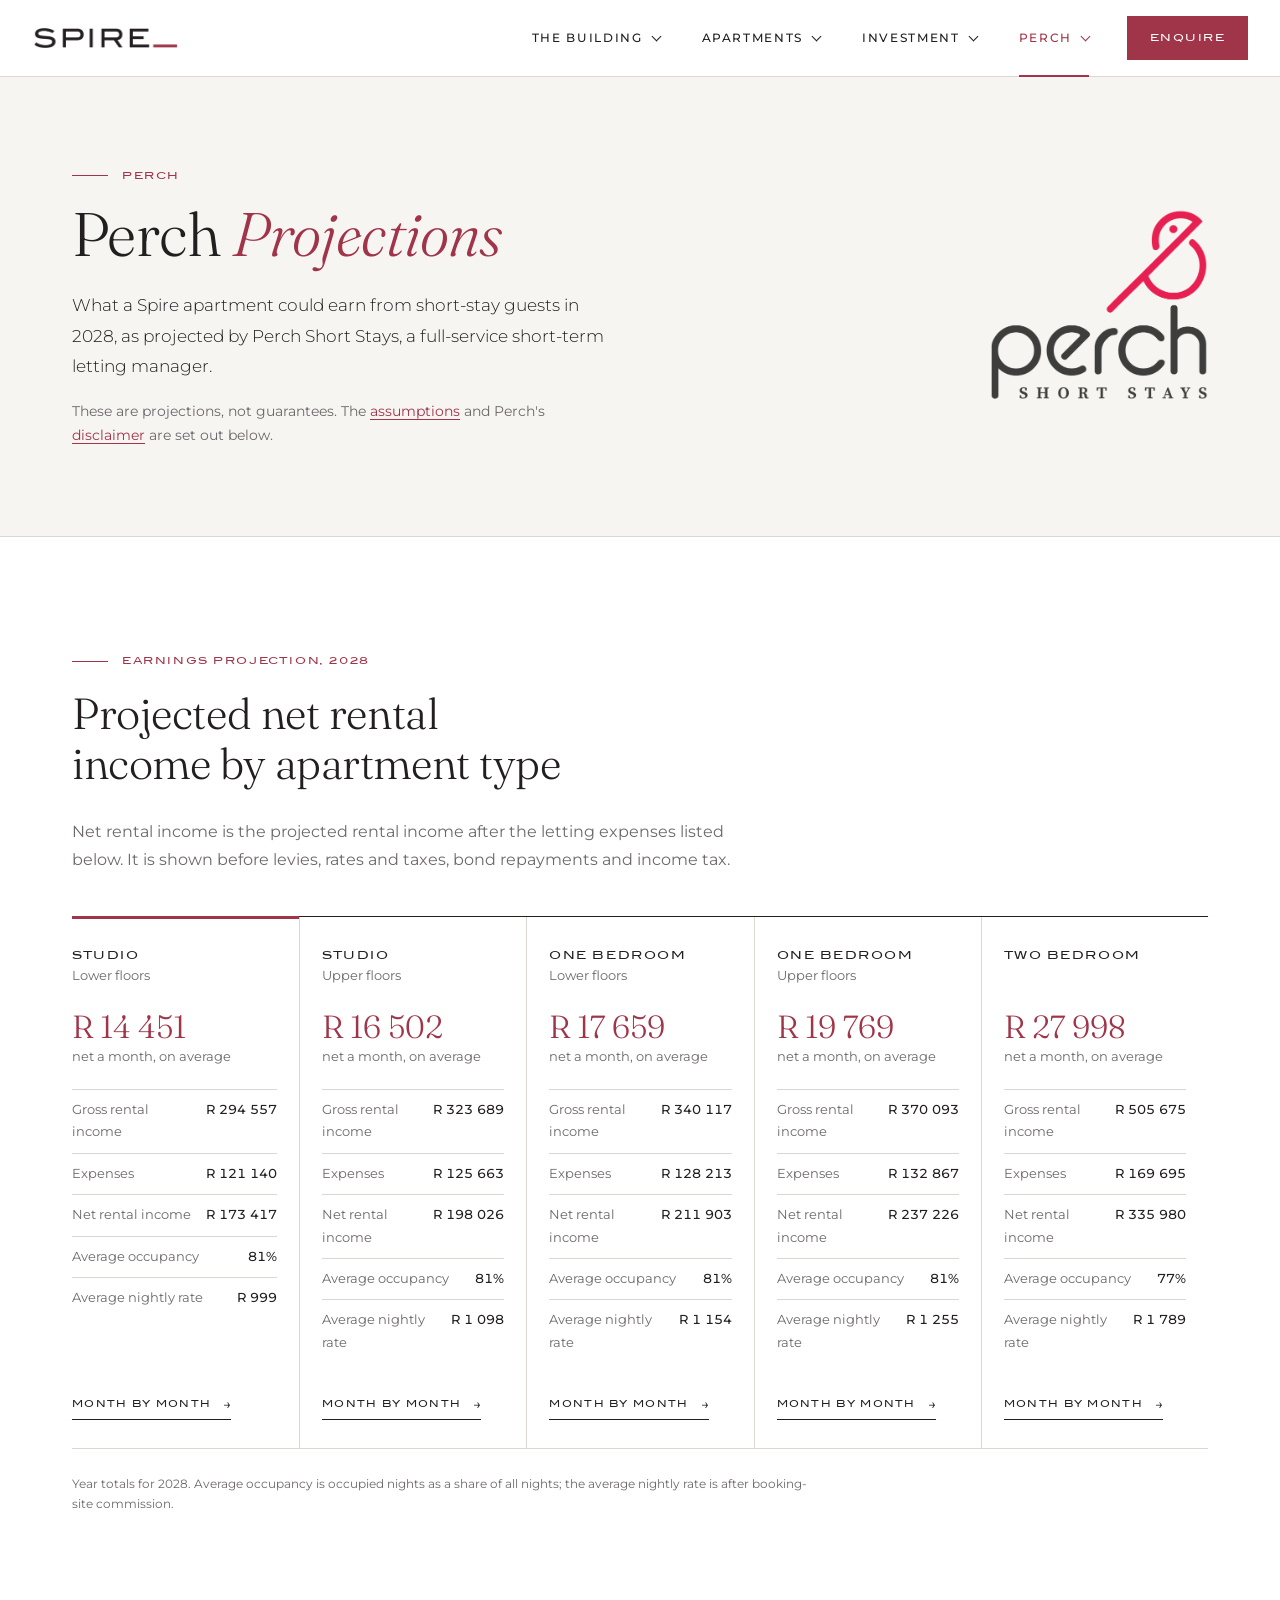
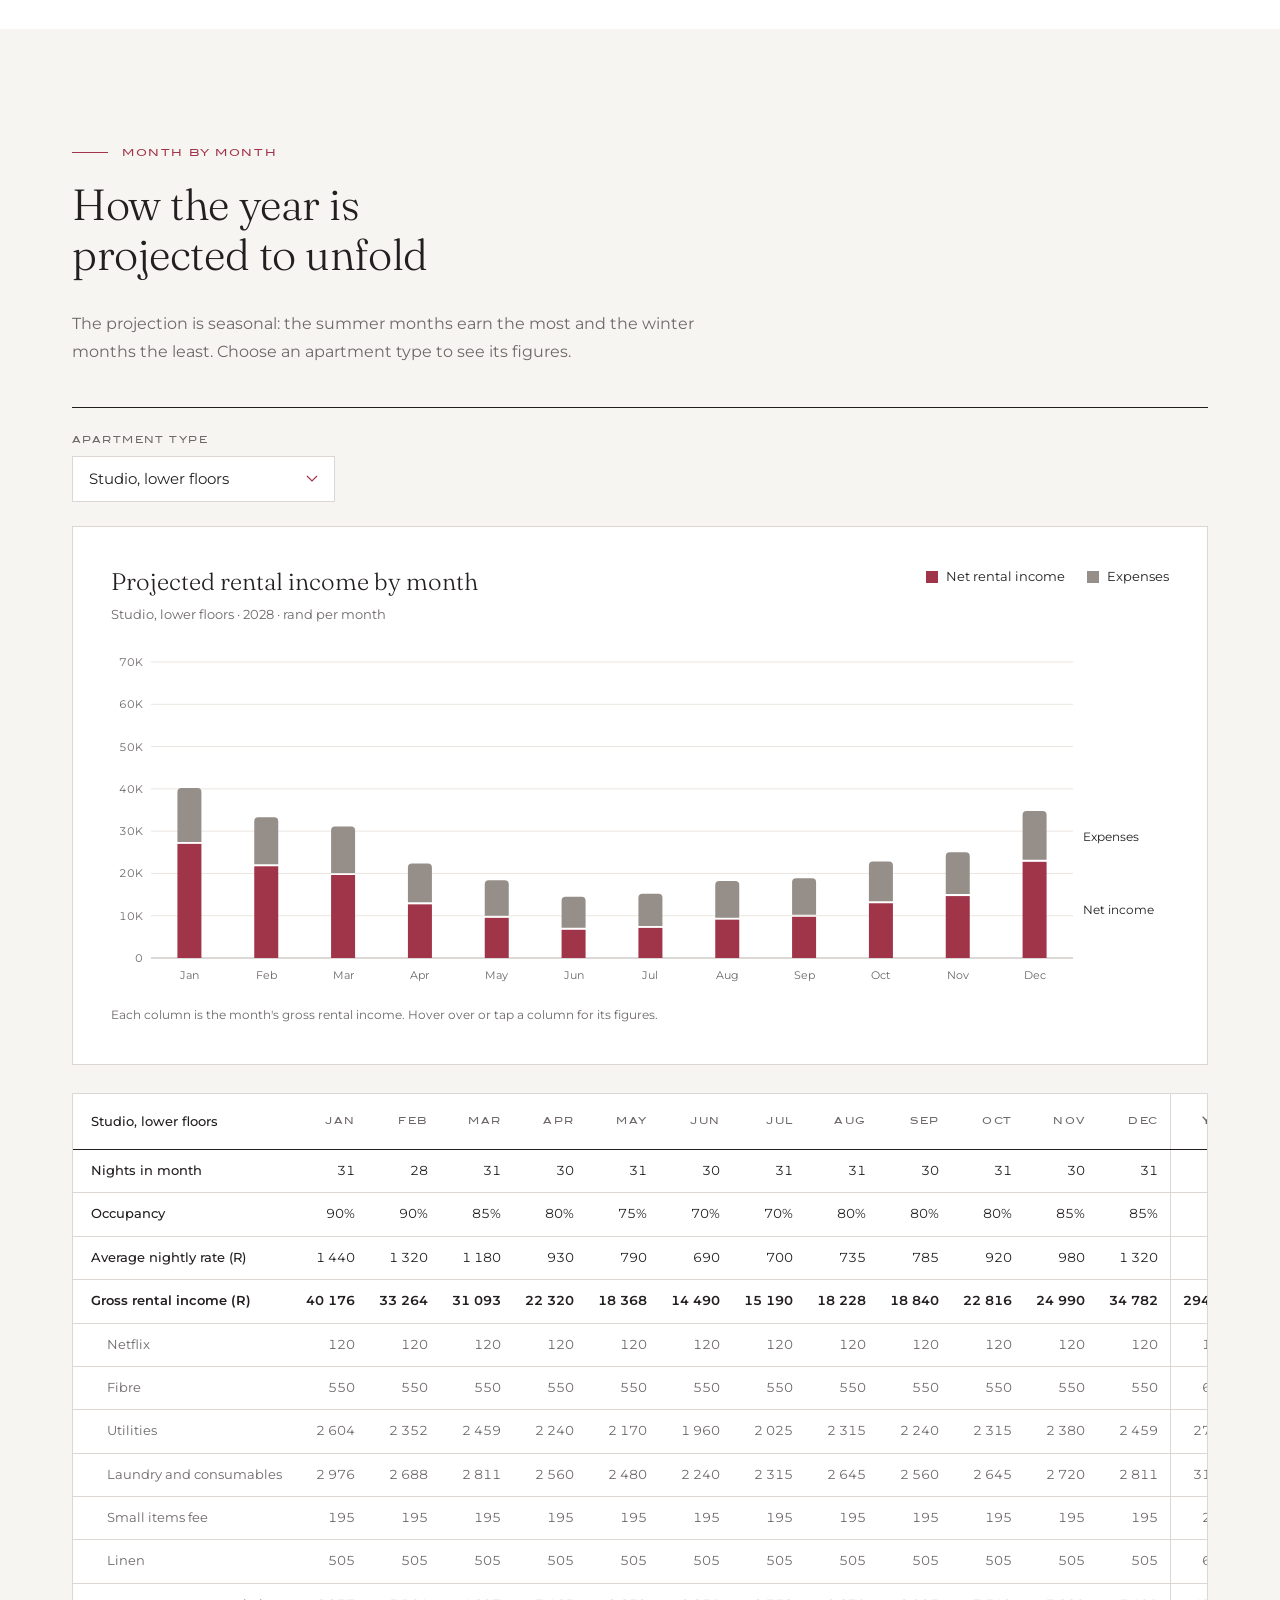
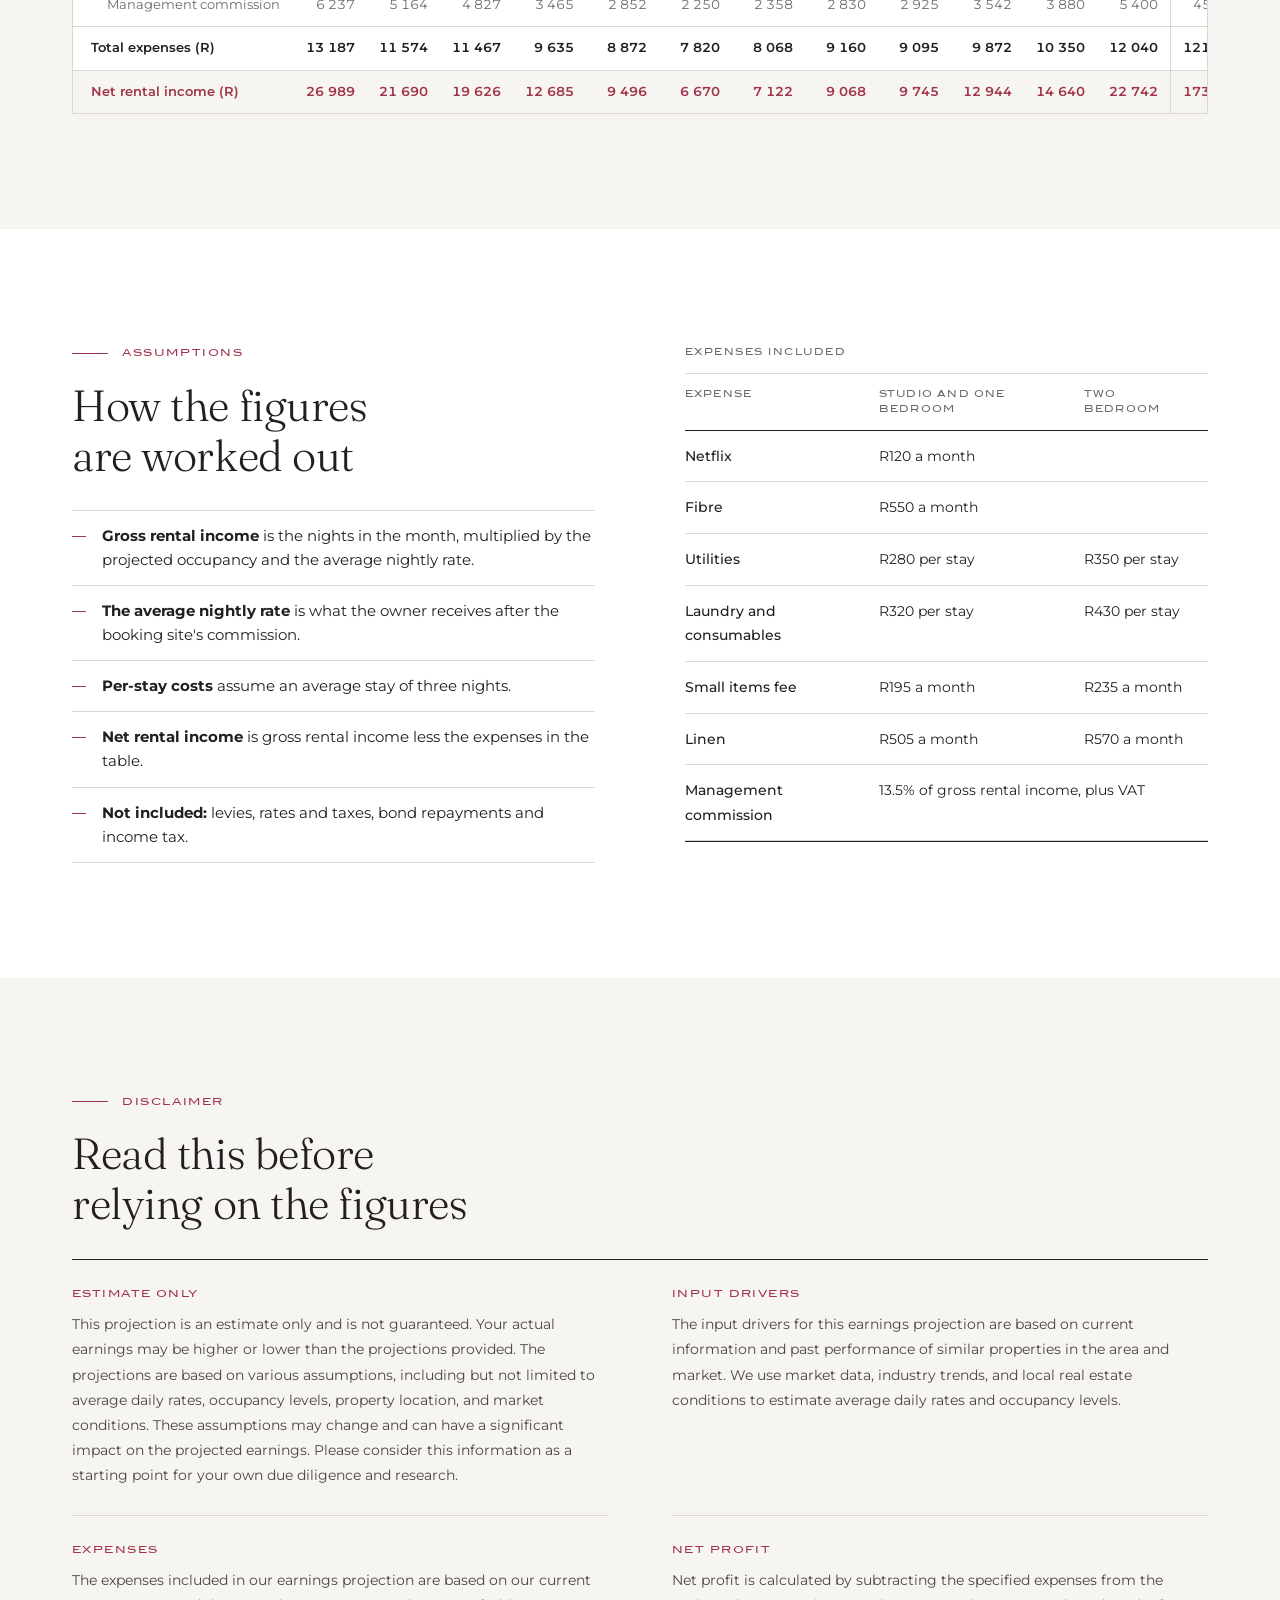
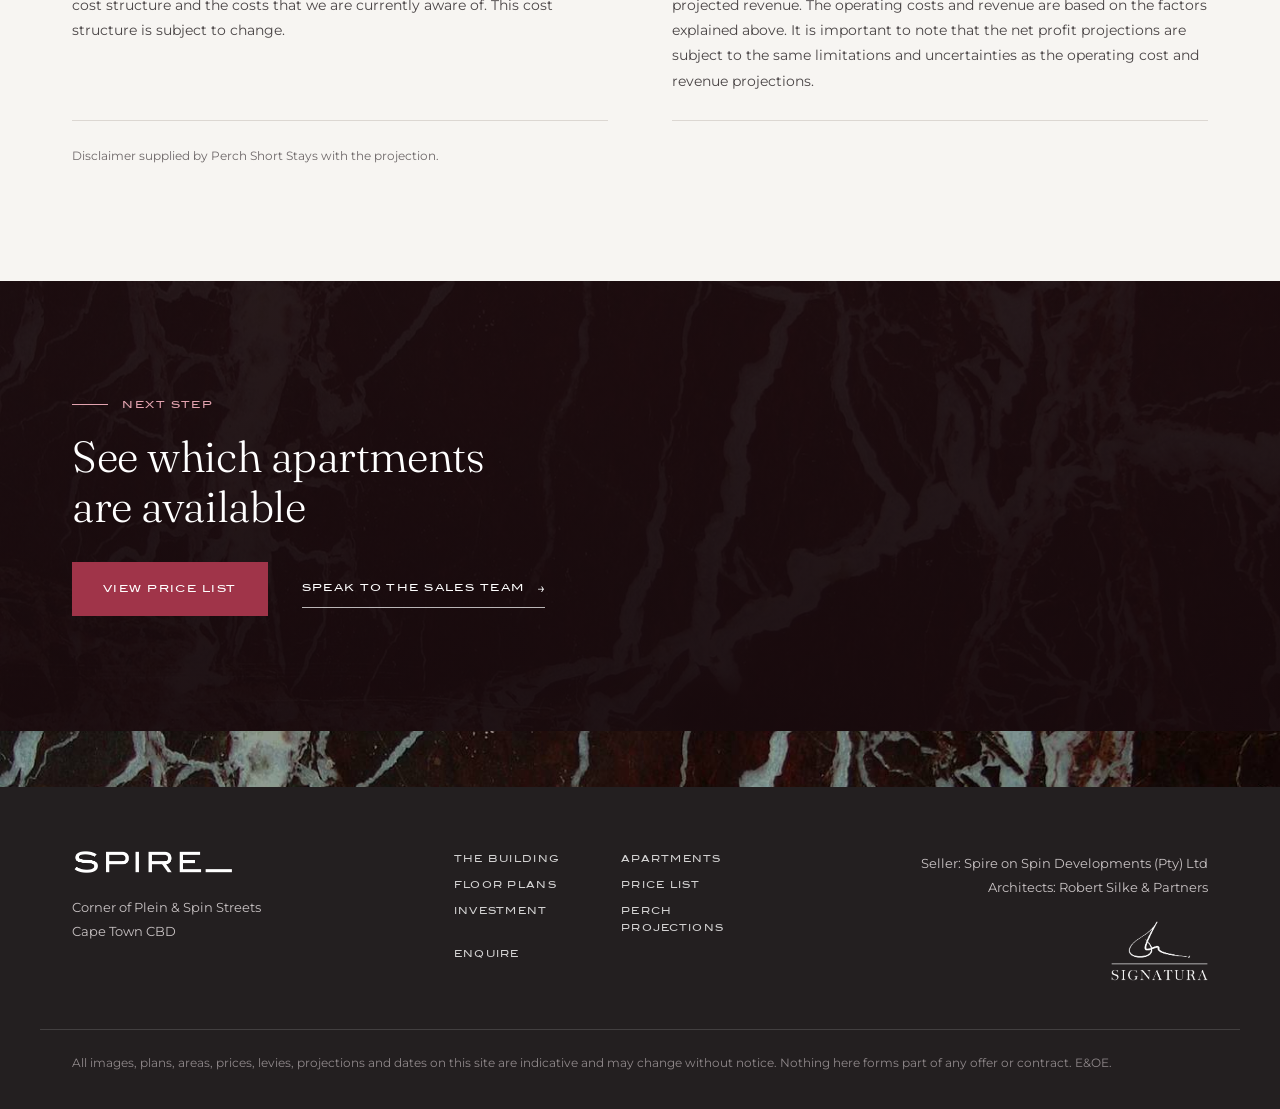
<file: perch-projections.html>
<!doctype html>
<html lang="en">
<head>
<meta charset="utf-8">
<meta name="viewport" content="width=device-width, initial-scale=1">
<title>Perch Projections | Spire by Signatura</title>
<meta name="description" content="Short-term letting earnings projections for Spire apartments in 2028, from Perch Short Stays: occupancy, nightly rates, expenses and net rental income, month by month.">
<meta name="robots" content="noindex">
<meta property="og:type" content="website">
<meta property="og:site_name" content="Spire by Signatura">
<meta property="og:title" content="Perch Projections | Spire by Signatura">
<meta property="og:description" content="Short-term letting earnings projections for Spire apartments in 2028, from Perch Short Stays.">
<meta property="og:url" content="https://dean470.github.io/spire-cape-town/perch-projections.html">
<meta property="og:image" content="https://dean470.github.io/spire-cape-town/assets/og-image.jpg">
<meta property="og:image:width" content="1200">
<meta property="og:image:height" content="630">
<meta name="twitter:card" content="summary_large_image">
<link rel="icon" href="assets/spire-tab.svg">
<link rel="preconnect" href="https://fonts.googleapis.com">
<link rel="preconnect" href="https://fonts.gstatic.com" crossorigin>
<link href="https://fonts.googleapis.com/css2?family=Fraunces:ital,opsz,wght@0,9..144,300..500;1,9..144,300..500&family=Montserrat:wght@300;400;500;600&display=swap" rel="stylesheet">
<link rel="stylesheet" href="styles.css">
</head>
<body>

<a class="skip" href="#summary">Skip to content</a>

<header class="site-header" id="top">
  <div class="header-inner">
    <a class="brand" href="index.html" aria-label="Spire, home"><img src="assets/spire-logo.png" alt="Spire"></a>
    <button class="nav-toggle" aria-label="Menu" aria-expanded="false" aria-controls="siteNav"><span></span><span></span></button>
    <nav class="site-nav" id="siteNav" aria-label="Main">
      <ul>
        <li class="has-menu" data-group="building">
          <button class="nav-btn" aria-expanded="false" aria-controls="menu-building">The building</button>
          <ul class="menu" id="menu-building">
            <li><a href="index.html#overview"><strong>Overview</strong><span>The tower and what it offers</span></a></li>
            <li><a href="index.html#explore"><strong>Building explorer</strong><span>Find an apartment on the tower</span></a></li>
            <li><a href="index.html#inside"><strong>Inside Spire</strong><span>Lobby, apartments and rooftop</span></a></li>
            <li><a href="index.html#why"><strong>Why Spire</strong><span>Five reasons it stands apart</span></a></li>
            <li><a href="index.html#gallery"><strong>Gallery</strong><span>Renders of the building</span></a></li>
            <li><a href="index.html#location"><strong>Location</strong><span>Plein &amp; Spin, Cape Town CBD</span></a></li>
          </ul>
        </li>
        <li class="has-menu" data-group="apartments">
          <button class="nav-btn" aria-expanded="false" aria-controls="menu-apartments">Apartments</button>
          <ul class="menu" id="menu-apartments">
            <li><a href="index.html#apartments"><strong>Apartment types</strong><span>Studios to the penthouse</span></a></li>
            <li><a href="index.html#plans"><strong>Floor plans</strong><span>Every floor, 1 to 18</span></a></li>
            <li><a href="index.html#prices"><strong>Price list</strong><span>All 73 apartments</span></a></li>
          </ul>
        </li>
        <li class="has-menu" data-group="investment">
          <button class="nav-btn" aria-expanded="false" aria-controls="menu-investment">Investment</button>
          <ul class="menu" id="menu-investment">
            <li><a href="index.html#udz"><strong>UDZ allowance</strong><span>Urban Development Zone tax incentive</span></a></li>
            <li><a href="index.html#s13sex"><strong>Section 13sex</strong><span>Allowance for rental portfolios</span></a></li>
            <li><a href="index.html#purchasing"><strong>Purchasing</strong><span>Deposit, dates and optional extras</span></a></li>
          </ul>
        </li>
        <li class="has-menu current" data-group="perch">
          <button class="nav-btn" aria-expanded="false" aria-controls="menu-perch">Perch</button>
          <ul class="menu" id="menu-perch">
            <li><a href="index.html#perch"><strong>Short-term letting</strong><span>Managed by Perch Short Stays</span></a></li>
            <li><a href="perch-projections.html" aria-current="page"><strong>Perch Projections</strong><span>Projected earnings for 2028</span></a></li>
          </ul>
        </li>
        <li class="nav-cta"><a class="btn btn-small" href="index.html#enquire">Enquire</a></li>
      </ul>
    </nav>
  </div>
</header>

<section class="page-hero">
  <div class="wrap">
    <div>
      <p class="label">Perch</p>
      <h1>Perch <em>Projections</em></h1>
      <p class="lead">What a Spire apartment could earn from short-stay guests in 2028, as projected by Perch Short Stays, a full-service short-term letting manager.</p>
      <p class="hero-note">These are projections, not guarantees. The <a href="#assumptions">assumptions</a> and Perch's <a href="#disclaimer">disclaimer</a> are set out below.</p>
    </div>
    <img src="assets/perch-logo.png" alt="Perch Short Stays" width="520" height="465">
  </div>
</section>

<main>

<section class="section" id="summary">
  <div class="wrap">
    <p class="label">Earnings projection, 2028</p>
    <h2>Projected net rental income by apartment type</h2>
    <p class="intro">Net rental income is the projected rental income after the letting expenses listed below. It is shown before levies, rates and taxes, bond repayments and income tax.</p>
    <div class="pcards" id="perchCards"></div>
    <p class="note">Year totals for 2028. Average occupancy is occupied nights as a share of all nights; the average nightly rate is after booking-site commission.</p>
  </div>
</section>

<section class="section section-ivory" id="monthly">
  <div class="wrap">
    <p class="label">Month by month</p>
    <h2>How the year is projected to unfold</h2>
    <p class="intro">The projection is seasonal: the summer months earn the most and the winter months the least. Choose an apartment type to see its figures.</p>
    <div class="controls perch-controls">
      <label>Apartment type
        <select id="perchType"></select>
      </label>
    </div>
    <div class="chart-card">
      <div class="chart-head">
        <div>
          <h3>Projected rental income by month</h3>
          <p class="chart-sub" id="perchChartSub"></p>
        </div>
        <ul class="chart-legend" aria-label="Chart key">
          <li><i class="k-net"></i>Net rental income</li>
          <li><i class="k-exp"></i>Expenses</li>
        </ul>
      </div>
      <div class="chart-wrap" id="perchChart"><div class="chart-tip" id="perchTip" hidden></div></div>
      <p class="chart-foot">Each column is the month's gross rental income. Hover over or tap a column for its figures.</p>
    </div>
    <div class="table-scroll month-scroll">
      <table class="month-table" id="perchTable"></table>
    </div>
  </div>
</section>

<section class="section" id="assumptions">
  <div class="wrap split split-top">
    <div>
      <p class="label">Assumptions</p>
      <h2>How the figures are worked out</h2>
      <ul class="features">
        <li><strong>Gross rental income</strong> is the nights in the month, multiplied by the projected occupancy and the average nightly rate.</li>
        <li><strong>The average nightly rate</strong> is what the owner receives after the booking site's commission.</li>
        <li><strong>Per-stay costs</strong> assume an average stay of three nights.</li>
        <li><strong>Net rental income</strong> is gross rental income less the expenses in the table.</li>
        <li><strong>Not included:</strong> levies, rates and taxes, bond repayments and income tax.</li>
      </ul>
    </div>
    <div>
      <p class="picker-label">Expenses included</p>
      <div class="table-scroll">
        <table class="basis-table" id="perchBasis"></table>
      </div>
    </div>
  </div>
</section>

<section class="section section-ivory" id="disclaimer">
  <div class="wrap">
    <p class="label">Disclaimer</p>
    <h2>Read this before relying on the figures</h2>
    <div class="disclaimer-text">
      <div>
        <h3>Estimate only</h3>
        <p>This projection is an estimate only and is not guaranteed. Your actual earnings may be higher or lower than the projections provided. The projections are based on various assumptions, including but not limited to average daily rates, occupancy levels, property location, and market conditions. These assumptions may change and can have a significant impact on the projected earnings. Please consider this information as a starting point for your own due diligence and research.</p>
      </div>
      <div>
        <h3>Input drivers</h3>
        <p>The input drivers for this earnings projection are based on current information and past performance of similar properties in the area and market. We use market data, industry trends, and local real estate conditions to estimate average daily rates and occupancy levels.</p>
      </div>
      <div>
        <h3>Expenses</h3>
        <p>The expenses included in our earnings projection are based on our current cost structure and the costs that we are currently aware of. This cost structure is subject to change.</p>
      </div>
      <div>
        <h3>Net profit</h3>
        <p>Net profit is calculated by subtracting the specified expenses from the projected revenue. The operating costs and revenue are based on the factors explained above. It is important to note that the net profit projections are subject to the same limitations and uncertainties as the operating cost and revenue projections.</p>
      </div>
    </div>
    <p class="note">Disclaimer supplied by Perch Short Stays with the projection.</p>
  </div>
</section>

<section class="section section-dark cta-band">
  <div class="wrap">
    <p class="label">Next step</p>
    <h2>See which apartments are available</h2>
    <div class="cta-row">
      <a class="btn" href="index.html#prices">View price list</a>
      <a class="arrow-link" href="index.html#enquire">Speak to the sales team</a>
    </div>
  </div>
</section>

</main>

<footer class="site-footer">
  <div class="marble-band" aria-hidden="true"></div>
  <div class="wrap footer-grid">
    <div>
      <img class="f-spire" src="assets/spire-logo-white.png" alt="Spire">
      <p>Corner of Plein &amp; Spin Streets<br>Cape Town CBD</p>
    </div>
    <nav aria-label="Footer">
      <a href="index.html#overview">The building</a>
      <a href="index.html#apartments">Apartments</a>
      <a href="index.html#plans">Floor plans</a>
      <a href="index.html#prices">Price list</a>
      <a href="index.html#investment">Investment</a>
      <a href="perch-projections.html">Perch Projections</a>
      <a href="index.html#enquire">Enquire</a>
    </nav>
    <div class="f-credits">
      <p>Seller: Spire on Spin Developments (Pty) Ltd<br>Architects: Robert Silke &amp; Partners</p>
      <a href="https://www.signatura.biz" target="_blank" rel="noopener" aria-label="Signatura"><img class="f-sig" src="assets/signatura-white.png" alt="Signatura"></a>
    </div>
  </div>
  <p class="wrap disclaimer">All images, plans, areas, prices, levies, projections and dates on this site are indicative and may change without notice. Nothing here forms part of any offer or contract. E&amp;OE.</p>
</footer>

<script src="perch-data.js"></script>
<script src="nav.js"></script>
<script src="perch.js"></script>
</body>
</html>
</file>
<file: styles.css>
@font-face { font-family: "Blair"; src: url("assets/BlairITC-Medium.ttf") format("truetype"); font-weight: 500; font-display: swap; }

:root {
  --ink: #231F20;
  --red: #A03449;
  --red-dark: #862a3c;
  --rose: #e2a3af;
  --white: #ffffff;
  --ivory: #F7F5F2;
  --stone: #EFEDEA;
  --muted: #6e6869;
  --line: #dcd7d2;
  --t-studio: #7fb3c8;
  --t-1bed: #e2b868;
  --t-2bed: #8daa7b;
  --t-ph: #d08c9a;
  --chart-grey: #968E89;
  --blair: "Blair", "Montserrat", Arial, sans-serif;
  --serif: "Fraunces", Georgia, "Times New Roman", serif;
  --sans: "Montserrat", Arial, Helvetica, sans-serif;
  --wrap: 1200px;
  --header: 76px;
}

* { box-sizing: border-box; }
html { scroll-behavior: smooth; scroll-padding-top: calc(var(--header) + 12px); }
body { margin: 0; font-family: var(--sans); font-weight: 400; font-size: 16px; line-height: 1.75; color: var(--ink); background: var(--white); -webkit-font-smoothing: antialiased; }
img { max-width: 100%; display: block; }
a { color: inherit; }
p { margin: 0 0 1.1em; }
ul, ol { margin: 0; padding: 0; list-style: none; }
h1, h2, h3 { margin: 0; font-weight: 300; }
h1, h2 { font-family: var(--serif); letter-spacing: -.01em; text-wrap: balance; }
h1 { font-size: clamp(2.6rem, 5.2vw, 4.6rem); line-height: 1.05; }
h1 em { font-style: italic; color: var(--red); }
h2 { font-size: clamp(1.9rem, 3.4vw, 2.9rem); line-height: 1.15; max-width: 20ch; margin-bottom: .7em; }
h3 { font-family: var(--sans); font-weight: 500; font-size: 1rem; line-height: 1.4; }
.wrap { max-width: var(--wrap); margin: 0 auto; padding-left: max(32px, env(safe-area-inset-left, 0px)); padding-right: max(32px, env(safe-area-inset-right, 0px)); }
.sr-only { position: absolute; width: 1px; height: 1px; overflow: hidden; clip: rect(0 0 0 0); }
.skip { position: absolute; left: -999px; top: 0; background: var(--ink); color: #fff; padding: 10px 16px; z-index: 200; }
.skip:focus { left: 0; }
:focus-visible { outline: 2px solid var(--red); outline-offset: 3px; }
.section-dark :focus-visible, .site-footer :focus-visible { outline-color: #fff; }

.label { display: flex; align-items: center; gap: 14px; font-family: var(--blair); font-size: .62rem; letter-spacing: .16em; text-transform: uppercase; color: var(--red); margin-bottom: 1.8em; }
.label::before { content: ""; width: 36px; height: 1px; background: currentColor; }
.intro { max-width: 60ch; color: var(--muted); margin-bottom: 2.6em; }
.note { font-size: .78rem; line-height: 1.6; color: var(--muted); margin: 2em 0 0; max-width: 92ch; }
.note-light { color: #b9b2b3; }

.btn { display: inline-block; font-family: var(--blair); font-size: .64rem; letter-spacing: .14em; text-transform: uppercase; text-decoration: none; color: #fff; background: var(--red); border: 1px solid var(--red); padding: 17px 30px; cursor: pointer; transition: background .2s, border-color .2s; }
.btn:hover { background: var(--red-dark); border-color: var(--red-dark); }
.btn-small { padding: 12px 22px; }
.btn-line { background: transparent; color: var(--ink); border-color: var(--ink); }
.btn-line:hover { background: var(--red); border-color: var(--red); color: #fff; }
.table-more { text-align: center; margin-top: 32px; }
.table-more [hidden] { display: none; }
.arrow-link { display: inline-flex; align-items: center; gap: 12px; font-family: var(--blair); font-size: .64rem; letter-spacing: .14em; text-transform: uppercase; text-decoration: none; color: var(--ink); padding: 6px 0; border-bottom: 1px solid var(--ink); transition: color .2s, border-color .2s, gap .2s; }
.arrow-link::after { content: "→"; font-family: var(--sans); font-size: .9rem; letter-spacing: 0; }
.arrow-link:hover { color: var(--red); border-color: var(--red); gap: 18px; }
.arrow-link.small { font-size: .58rem; margin-top: 22px; }

/* ---------- Header and dropdown navigation */
body::before { content: ""; position: fixed; inset: 0 0 auto; height: env(safe-area-inset-top, 0px); z-index: 60; background: var(--white); }
.site-header { position: sticky; top: env(safe-area-inset-top, 0px); z-index: 50; background: rgba(255,255,255,.96); backdrop-filter: blur(8px); border-bottom: 1px solid var(--line); transition: box-shadow .2s; }
.site-header.scrolled { box-shadow: 0 6px 24px rgba(35,31,32,.07); }
.header-inner { max-width: 1360px; margin: 0 auto; padding-left: max(32px, env(safe-area-inset-left, 0px)); padding-right: max(32px, env(safe-area-inset-right, 0px)); height: var(--header); display: flex; align-items: center; justify-content: space-between; gap: 24px; }
.brand img { height: 20px; width: auto; }
.site-nav > ul { display: flex; align-items: center; gap: 6px; }
.has-menu { position: relative; }
.nav-btn { display: flex; align-items: center; gap: 10px; height: var(--header); padding: 0 18px; font-family: var(--sans); font-weight: 500; font-size: .74rem; letter-spacing: .14em; text-transform: uppercase; color: var(--ink); background: none; border: 0; cursor: pointer; position: relative; }
.nav-btn::after { content: ""; width: 6px; height: 6px; border-right: 1px solid currentColor; border-bottom: 1px solid currentColor; transform: translateY(-2px) rotate(45deg); transition: transform .2s; }
.nav-btn::before { content: ""; position: absolute; left: 18px; right: 18px; bottom: -1px; height: 2px; background: var(--red); transform: scaleX(0); transform-origin: left; transition: transform .25s; }
.has-menu.open > .nav-btn, .nav-btn:hover, .has-menu.current > .nav-btn { color: var(--red); }
.has-menu.open > .nav-btn::before, .has-menu.current > .nav-btn::before { transform: scaleX(1); }
.has-menu.open > .nav-btn::after { transform: translateY(2px) rotate(225deg); }
.menu { position: absolute; top: 100%; left: 0; min-width: 310px; background: var(--white); border: 1px solid var(--line); border-top: 0; box-shadow: 0 22px 44px rgba(35,31,32,.12); padding: 10px; opacity: 0; visibility: hidden; transform: translateY(8px); transition: opacity .18s, transform .18s, visibility .18s; }
.has-menu.open > .menu { opacity: 1; visibility: visible; transform: none; }
.menu a { display: block; padding: 13px 16px; text-decoration: none; border-left: 2px solid transparent; transition: background .15s, border-color .15s; }
.menu a strong { display: block; font-weight: 500; font-size: .92rem; line-height: 1.4; }
.menu a span { display: block; font-size: .78rem; color: var(--muted); line-height: 1.5; }
.menu a:hover, .menu a:focus-visible { background: var(--ivory); border-left-color: var(--red); }
.menu a:hover strong { color: var(--red); }
.nav-cta { margin-left: 14px; }
.nav-toggle { display: none; width: 44px; height: 44px; background: none; border: 0; cursor: pointer; padding: 0; }
.nav-toggle span { display: block; width: 26px; height: 1px; background: var(--ink); margin: 8px auto; transition: transform .2s; }
.nav-toggle[aria-expanded="true"] span:first-child { transform: translateY(4.5px) rotate(45deg); }
.nav-toggle[aria-expanded="true"] span:last-child { transform: translateY(-4.5px) rotate(-45deg); }

/* ---------- Hero */
.hero { display: grid; grid-template-columns: minmax(0, 1fr) minmax(0, 1.08fr); height: clamp(560px, 60vw, 800px); background: var(--ivory); }
.hero-copy { align-self: center; justify-self: end; width: 100%; max-width: 640px; padding: 40px clamp(32px, 5vw, 88px); }
.lead { font-size: 1.06rem; font-weight: 300; line-height: 1.8; max-width: 44ch; margin: 1.8em 0 1.4em; }
.hero-price { display: flex; align-items: baseline; gap: 12px; padding-top: 1.3em; border-top: 1px solid var(--line); margin-bottom: 2.2em; }
.hero-price span { font-family: var(--blair); font-size: .6rem; letter-spacing: .16em; text-transform: uppercase; color: var(--muted); }
.hero-price strong { font-family: var(--serif); font-weight: 300; font-style: italic; font-size: clamp(1.5rem, 2.4vw, 2rem); color: var(--red); }
.hero-cta { display: flex; flex-wrap: wrap; align-items: center; gap: 18px 34px; }
.hero-media { position: relative; overflow: hidden; }
.hero-media img { position: absolute; inset: 0; width: 100%; height: 100%; object-fit: cover; object-position: 50% 24%; }

.facts { display: grid; grid-template-columns: repeat(4, 1fr); background: var(--ink); color: #fff; }
.facts div { padding: 34px 20px; text-align: center; border-left: 1px solid rgba(255,255,255,.14); }
.facts div:first-child { border-left: 0; }
.facts strong { display: block; font-family: var(--serif); font-weight: 300; font-size: clamp(1.9rem, 3vw, 2.6rem); line-height: 1.1; }
.facts span { display: block; margin-top: 8px; font-family: var(--blair); font-size: .56rem; letter-spacing: .16em; text-transform: uppercase; color: #b9b2b3; }

/* ---------- Sections */
.section { padding: clamp(72px, 9vw, 128px) 0; }
.section-ivory { background: var(--ivory); }
.section-dark { color: #fff; background: linear-gradient(rgba(28,12,15,.9), rgba(24,10,13,.94)), url("assets/marble.jpg") center / cover; }
.section-dark .label { color: var(--rose); }
.section-dark .intro { color: #d5cfd0; }
.split { display: grid; grid-template-columns: minmax(0, 1fr) minmax(0, 1fr); gap: clamp(40px, 7vw, 104px); align-items: center; }
.split-top { align-items: start; }

.features { margin: 1.8em 0 0; border-bottom: 1px solid var(--line); }
.features li { position: relative; padding: 13px 0 13px 30px; border-top: 1px solid var(--line); font-size: .94rem; line-height: 1.6; }
.features li::before { content: ""; position: absolute; left: 0; top: 25px; width: 14px; height: 1px; background: var(--red); }

.framed { margin: 0; position: relative; padding: 0 0 0 28px; }
.framed::before { content: ""; position: absolute; left: 0; top: 28px; bottom: 52px; width: 1px; background: var(--red); }
.framed img { width: 100%; aspect-ratio: 4 / 4.4; object-fit: cover; object-position: 62% 60%; }
figcaption { font-size: .74rem; color: var(--muted); margin-top: 12px; letter-spacing: .02em; }

/* Why Spire */
.reasons { display: grid; grid-template-columns: repeat(5, 1fr); border-top: 1px solid var(--ink); margin-top: 1em; }
.reasons li { padding: 30px 24px 6px 0; margin-right: 24px; border-right: 1px solid var(--line); }
.reasons li:last-child { border-right: 0; margin-right: 0; }
.reasons span { display: block; font-family: var(--serif); font-weight: 300; font-style: italic; font-size: 1.5rem; color: var(--red); margin-bottom: 18px; }
.reasons h3 { font-family: var(--blair); font-size: .66rem; letter-spacing: .14em; text-transform: uppercase; margin-bottom: 12px; }
.reasons p { font-size: .88rem; line-height: 1.65; color: var(--muted); margin: 0; }

/* Gallery */
.gallery { display: grid; grid-template-columns: repeat(12, 1fr); gap: 28px; margin-top: 1em; }
.gallery figure { margin: 0; display: flex; flex-direction: column; min-width: 0; }
.gallery figure:nth-child(1) { grid-column: 1 / 9; grid-row: 1 / 3; }
.gallery figure:nth-child(2) { grid-column: 9 / 13; grid-row: 1; }
.gallery figure:nth-child(3) { grid-column: 9 / 13; grid-row: 2; }
.gallery button { display: block; width: 100%; padding: 0; border: 0; background: var(--stone); cursor: zoom-in; overflow: hidden; height: clamp(200px, 24vw, 330px); }
.gallery figure:nth-child(1) button { height: auto; flex: 1; min-height: 0; }
.gallery img { width: 100%; height: 100%; object-fit: cover; transition: transform .6s ease; }
.gallery button:hover img { transform: scale(1.03); }
.gallery figcaption { font-family: var(--blair); font-size: .56rem; letter-spacing: .16em; text-transform: uppercase; }

/* Location */
.places { margin: 1.8em 0 2.2em; border-bottom: 1px solid var(--line); }
.places div, .contact div { display: grid; grid-template-columns: 120px 1fr; gap: 20px; padding: 14px 0; border-top: 1px solid var(--line); }
.places dt, .contact dt { font-family: var(--blair); font-size: .58rem; letter-spacing: .16em; text-transform: uppercase; color: var(--red); padding-top: 6px; }
.places dd, .contact dd { margin: 0; font-size: .94rem; }
.framed.wide img { aspect-ratio: 4 / 3; object-position: 38% 50%; }

/* Apartment types */
.types { display: grid; grid-template-columns: repeat(4, 1fr); border-top: 1px solid var(--ink); border-bottom: 1px solid var(--line); }
.type { display: flex; flex-direction: column; padding: 34px 28px 30px; border-left: 1px solid var(--line); text-decoration: none; transition: background .2s; }
.type:first-child { border-left: 0; padding-left: 0; }
.type:hover { background: var(--ivory); }
.type:first-child:hover { box-shadow: -28px 0 0 var(--ivory); }
.type .count { font-family: var(--serif); font-weight: 300; font-size: clamp(3.2rem, 5.4vw, 4.8rem); line-height: 1; color: var(--red); }
.type h3 { font-family: var(--blair); font-size: .7rem; letter-spacing: .14em; text-transform: uppercase; margin: 22px 0 10px; }
.type p { font-size: .88rem; line-height: 1.65; color: var(--muted); margin-bottom: 1.6em; flex: 1; }
.type dl { margin: 0 0 1.6em; }
.type dl div { display: flex; justify-content: space-between; gap: 12px; padding: 9px 0; border-top: 1px solid var(--line); font-size: .86rem; }
.type dt { color: var(--muted); }
.type dd { margin: 0; font-weight: 500; font-variant-numeric: tabular-nums; }
.type .arrow-link { align-self: flex-start; font-size: .58rem; }
.type:hover .arrow-link { color: var(--red); border-color: var(--red); gap: 18px; }

/* Floor plans: colour-coded, selectable apartments */
.sw { display: inline-block; flex: none; width: 12px; height: 12px; margin-right: 9px; vertical-align: -1px; background: var(--ink); }
.sw.t-studio { background: var(--t-studio); }
.sw.t-1bed { background: var(--t-1bed); }
.sw.t-2bed { background: var(--t-2bed); }
.sw.t-ph { background: var(--t-ph); }
.plan-bar { display: flex; flex-wrap: wrap; justify-content: space-between; align-items: flex-end; gap: 22px 48px; padding-bottom: 30px; margin-bottom: 38px; border-bottom: 1px solid var(--line); }
.plan-floors { flex: 1 1 560px; max-width: 780px; min-width: 0; }
.picker-label { font-family: var(--blair); font-size: .58rem; letter-spacing: .16em; text-transform: uppercase; color: var(--muted); margin-bottom: 12px; }
.floor-picker { display: grid; grid-template-columns: repeat(18, 1fr); gap: 1px; background: var(--line); border: 1px solid var(--line); }
.floor-picker button { font-family: var(--serif); font-weight: 300; font-size: 1.1rem; padding: 11px 0; background: var(--white); color: var(--ink); border: 0; cursor: pointer; transition: background .15s, color .15s; }
.floor-picker button:hover { color: var(--red); background: var(--ivory); }
.floor-picker button[aria-selected="true"] { background: var(--red); color: #fff; }
.legend { display: flex; flex-wrap: wrap; gap: 10px 24px; font-size: .84rem; }
.legend li { display: flex; align-items: center; }
.plan-layout { display: grid; grid-template-columns: minmax(300px, 384px) minmax(0, 1fr); gap: clamp(28px, 4vw, 60px); align-items: start; }
.unit-panel { position: sticky; top: calc(var(--header) + 24px); background: var(--white); border: 1px solid var(--line); padding: clamp(24px, 2.6vw, 36px); min-width: 0; }
.up-kicker { display: flex; align-items: center; font-family: var(--blair); font-size: .58rem; letter-spacing: .16em; text-transform: uppercase; color: var(--muted); margin-bottom: 14px; }
.unit-panel h3 { font-family: var(--serif); font-weight: 300; font-size: 2.5rem; line-height: 1.1; }
.up-price { font-family: var(--serif); font-size: 1.6rem; color: var(--red); margin: .15em 0 1em; }
.up-stats { display: grid; grid-template-columns: 1fr 1fr; gap: 10px; margin: 0 0 1.5em; }
.up-stats div { background: var(--ivory); padding: 14px 16px; }
.up-stats dt { font-family: var(--blair); font-size: .52rem; letter-spacing: .14em; text-transform: uppercase; color: var(--muted); }
.up-stats dd { margin: 5px 0 0; font-weight: 500; font-size: 1.02rem; font-variant-numeric: tabular-nums; }
.up-actions { display: grid; gap: 10px; margin-bottom: 1.8em; }
.up-actions .btn { width: 100%; text-align: center; }
.up-units { display: flex; flex-wrap: wrap; gap: 8px; }
.chip { display: inline-flex; align-items: center; font-family: var(--sans); font-size: .84rem; font-weight: 500; color: var(--ink); background: var(--white); border: 1px solid var(--line); padding: 8px 13px; cursor: pointer; transition: border-color .15s; }
.chip:hover { border-color: var(--ink); }
.chip[aria-pressed="true"] { background: var(--ink); border-color: var(--ink); color: #fff; }
.plan-head { display: flex; justify-content: space-between; align-items: baseline; gap: 16px; margin-bottom: 16px; }
.plan-head h3 { font-family: var(--serif); font-weight: 300; font-size: 1.6rem; }
.plan-canvas { position: relative; isolation: isolate; overflow: hidden; background: #fff; border: 1px solid var(--line); }
.plan-canvas img { position: relative; display: block; width: 100%; height: auto; mix-blend-mode: multiply; pointer-events: none; }
.plan-fills, .plan-labels { position: absolute; inset: 0; width: 100%; height: 100%; }
.plan-labels { pointer-events: none; }
.plan-labels text { fill: #fff; font-family: var(--blair); font-size: 30px; letter-spacing: 1px; }
.u { fill: var(--c); opacity: .8; cursor: pointer; outline: none; transition: opacity .15s, fill .15s; }
.u.t-studio { --c: var(--t-studio); }
.u.t-1bed { --c: var(--t-1bed); }
.u.t-2bed { --c: var(--t-2bed); }
.u.t-ph { --c: var(--t-ph); }
.u:hover { opacity: 1; }
.u:focus-visible { stroke: var(--ink); stroke-width: 7; opacity: 1; }
.u.sel { fill: var(--ink); opacity: 1; }
.um-show { display: block; margin: 16px auto 0; }

/* Price list */
.controls { display: flex; flex-wrap: wrap; align-items: flex-end; gap: 20px 28px; padding: 24px 0; border-top: 1px solid var(--ink); }
.controls label { display: grid; gap: 8px; font-family: var(--blair); font-size: .56rem; letter-spacing: .16em; text-transform: uppercase; color: var(--muted); }
select { appearance: none; -webkit-appearance: none; font-family: var(--sans); font-size: .92rem; letter-spacing: 0; text-transform: none; color: var(--ink); min-width: 210px; padding: 13px 44px 13px 16px; border: 1px solid var(--line); border-radius: 0; background: var(--white) url("data:image/svg+xml,%3Csvg xmlns='http://www.w3.org/2000/svg' width='12' height='8' viewBox='0 0 12 8'%3E%3Cpath d='M1 1l5 5 5-5' fill='none' stroke='%23A03449' stroke-width='1.2'/%3E%3C/svg%3E") no-repeat right 16px center; cursor: pointer; transition: border-color .15s; }
select:hover, select:focus { border-color: var(--red); outline: 0; }
.result-count { margin: 0 0 12px auto; font-size: .84rem; color: var(--muted); }
.table-scroll { position: relative; overflow-x: auto; border-top: 1px solid var(--line); border-bottom: 1px solid var(--ink); }
.price-table { width: 100%; border-collapse: collapse; font-size: .92rem; min-width: 900px; font-variant-numeric: tabular-nums; }
.price-table th { text-align: left; font-family: var(--blair); font-size: .56rem; letter-spacing: .14em; text-transform: uppercase; font-weight: 500; color: var(--muted); padding: 18px 16px; border-bottom: 1px solid var(--line); white-space: nowrap; }
.price-table td { padding: 14px 16px; border-bottom: 1px solid var(--line); white-space: nowrap; }
.price-table tbody tr:last-child td { border-bottom: 0; }
.price-table .num { text-align: right; }
.price-table tbody tr[data-unit] { cursor: pointer; transition: background .12s; }
.price-table tbody tr[data-unit]:hover { background: var(--ivory); }
.price-table td.unit { font-weight: 500; }
.price-table td.price { font-family: var(--serif); font-size: 1.08rem; color: var(--red); }
.price-table td.empty { text-align: center; padding: 40px 16px; color: var(--muted); white-space: normal; }
.row-link { font-family: var(--blair); font-size: .54rem; letter-spacing: .14em; text-transform: uppercase; color: var(--ink); background: none; border: 0; border-bottom: 1px solid currentColor; padding: 2px 0; cursor: pointer; }
tr:hover .row-link, .row-link:hover { color: var(--red); }

/* Investment */
.tax-grid { display: grid; grid-template-columns: repeat(2, minmax(0, 1fr)); gap: 28px; }
.tax-card { padding: clamp(28px, 3.6vw, 48px); background: rgba(255,255,255,.04); border: 1px solid rgba(255,255,255,.16); }
.tax-card .tax-label { font-family: var(--serif); font-weight: 300; font-size: clamp(3rem, 5vw, 4.2rem); line-height: 1; color: var(--rose); margin-bottom: 10px; }
.tax-card .tax-fine { font-family: var(--blair); font-size: .56rem; letter-spacing: .16em; text-transform: uppercase; color: #b9b2b3; padding-bottom: 22px; margin-bottom: 22px; border-bottom: 1px solid rgba(255,255,255,.16); }
.tax-card h3 { font-family: var(--serif); font-weight: 300; font-size: 1.5rem; margin-bottom: 14px; }
.tax-card p { color: #d5cfd0; font-size: .94rem; }
.tax-card .features { border-color: rgba(255,255,255,.16); margin: 1.4em 0 1.8em; }
.tax-card .features li { border-color: rgba(255,255,255,.16); color: #ece8e8; }
.tax-card .features li::before { background: var(--rose); }
.tax-card .features strong { font-weight: 600; color: #fff; }
.tax-example { background: rgba(0,0,0,.28); padding: 20px 22px; }
.tax-example p { font-family: var(--blair); font-size: .56rem; letter-spacing: .14em; text-transform: uppercase; color: #b9b2b3; margin-bottom: 10px; }
.tax-example dl { margin: 0; }
.tax-example dl div { display: flex; justify-content: space-between; align-items: baseline; gap: 16px; padding: 8px 0; border-top: 1px solid rgba(255,255,255,.14); font-size: .88rem; color: #d5cfd0; }
.tax-example dd { margin: 0; font-family: var(--serif); font-size: 1.1rem; color: #fff; white-space: nowrap; }
.tax-small { font-size: .86rem !important; margin: 0; }

/* Purchasing */
.steps { display: grid; grid-template-columns: repeat(4, 1fr); border-top: 1px solid var(--ink); margin-top: 1em; }
.steps div { padding: 32px 28px 0 0; margin-right: 28px; border-right: 1px solid var(--line); }
.steps div:last-child { border-right: 0; margin-right: 0; }
.steps strong { display: block; font-family: var(--serif); font-weight: 300; font-size: clamp(2rem, 3.2vw, 2.8rem); line-height: 1.1; color: var(--red); }
.steps h3 { font-family: var(--blair); font-size: .64rem; letter-spacing: .14em; text-transform: uppercase; margin: 18px 0 10px; }
.steps p { font-size: .88rem; line-height: 1.65; color: var(--muted); margin: 0; }

/* Enquiry */
.contact { margin: 1.8em 0 2.4em; border-bottom: 1px solid var(--line); }
.contact a { text-decoration: none; border-bottom: 1px solid var(--line); }
.contact a:hover { color: var(--red); border-color: var(--red); }
.sig { height: 62px; width: auto; margin-top: 2em; }
.contact-card { background: var(--white); border: 1px solid var(--line); padding: clamp(26px, 3.6vw, 48px); min-width: 0; }
.contact-card dl { margin: 0; }
.contact-card dl div { display: grid; grid-template-columns: minmax(0, 1fr) auto; gap: 8px 18px; align-items: center; padding: 22px 0; border-top: 1px solid var(--line); }
.contact-card dl div:first-child { border-top: 0; padding-top: 0; }
.contact-card dl div:last-child { padding-bottom: 0; }
.contact-card dt { font-family: var(--blair); font-size: .58rem; letter-spacing: .16em; text-transform: uppercase; color: var(--red); grid-column: 1 / -1; }
.contact-card dd { margin: 0; font-family: var(--serif); font-weight: 300; font-size: clamp(1.2rem, 1.9vw, 1.55rem); line-height: 1.3; overflow-wrap: anywhere; }
.contact-card dd.plain { font-family: var(--sans); font-weight: 400; font-size: .94rem; line-height: 1.6; grid-column: 1 / -1; }
.contact-card dd a { text-decoration: none; }
.contact-card dd a:hover { color: var(--red); }
.copy { font-family: var(--blair); font-size: .54rem; letter-spacing: .14em; text-transform: uppercase; color: var(--ink); background: none; border: 1px solid var(--line); padding: 11px 16px; min-width: 84px; cursor: pointer; transition: border-color .15s, color .15s; }
.copy:hover { border-color: var(--red); color: var(--red); }
.contact-ref { margin: 26px 0 0; padding: 14px 18px; background: var(--ivory); border-left: 2px solid var(--red); font-size: .88rem; }

/* Footer */
.site-footer { background: var(--ink); color: #c9c3c4; font-size: .84rem; padding-bottom: 36px; }
.marble-band { height: 56px; background: url("assets/marble.jpg") center 38% / cover; margin-bottom: 64px; }
.footer-grid { display: grid; grid-template-columns: 1.1fr 1fr 1.3fr; gap: 40px; align-items: start; }
.footer-grid p { margin: 0; line-height: 1.8; }
.f-spire { height: 22px; width: auto; margin-bottom: 22px; }
.site-footer nav { display: grid; grid-template-columns: 1fr 1fr; gap: 10px 24px; }
.site-footer nav a { font-family: var(--blair); font-size: .58rem; letter-spacing: .14em; text-transform: uppercase; text-decoration: none; color: #fff; opacity: .8; }
.site-footer nav a:hover { opacity: 1; color: var(--rose); }
.f-credits { text-align: right; }
.f-sig { height: 60px; width: auto; margin: 22px 0 0 auto; }
.disclaimer { margin-top: 48px; padding-top: 24px; border-top: 1px solid rgba(255,255,255,.14); font-size: .72rem; line-height: 1.6; color: #8f888a; }

/* Modal */
.modal { position: fixed; inset: 0; z-index: 100; background: rgba(24,10,13,.88); display: grid; place-items: center; padding: 24px; }
.modal[hidden] { display: none; }
.modal-box { position: relative; background: #fff; max-width: min(1120px, 100%); max-height: calc(100vh - 48px); overflow: auto; }
.modal-close { position: absolute; top: 10px; right: 12px; z-index: 2; width: 42px; height: 42px; font-family: var(--sans); font-weight: 300; font-size: 1.9rem; line-height: 1; background: #fff; border: 0; border-radius: 50%; cursor: pointer; color: var(--ink); }
.modal-close:hover { color: var(--red); }
.modal-body > img { max-height: calc(100vh - 96px); width: auto; margin: 0 auto; }
.unit-modal { display: grid; grid-template-columns: minmax(0, 1.3fr) minmax(280px, .7fr); }
.um-plan { padding: 28px; display: grid; place-items: center; }
.um-plan img { max-height: 68vh; width: auto; }
.um-info { padding: 52px 34px 34px; background: var(--ivory); }
.um-type { font-family: var(--blair); font-size: .58rem; letter-spacing: .16em; text-transform: uppercase; color: var(--red); margin-bottom: 10px; }
.um-info h3 { font-family: var(--serif); font-weight: 300; font-size: 2.6rem; line-height: 1.1; }
.um-info dl { margin: 1.4em 0; border-bottom: 1px solid var(--line); }
.um-info dl div { display: flex; justify-content: space-between; align-items: baseline; gap: 12px; padding: 11px 0; border-top: 1px solid var(--line); font-size: .88rem; }
.um-info dt { color: var(--muted); }
.um-info dd { margin: 0; font-weight: 500; font-variant-numeric: tabular-nums; }
.um-price dd { font-family: var(--serif); font-weight: 400 !important; font-size: 1.35rem; color: var(--red); }
.um-tax { font-size: .76rem; line-height: 1.6; color: var(--muted); }
.um-info .btn { width: 100%; text-align: center; }

/* ---------- Responsive */
@media (max-width: 1080px) {
  .reasons { grid-template-columns: repeat(3, 1fr); row-gap: 8px; }
  .reasons li:nth-child(3) { border-right: 0; margin-right: 0; }
  .reasons li:nth-child(n+4) { border-top: 1px solid var(--line); margin-top: 24px; }
  .types { grid-template-columns: repeat(2, 1fr); }
  .type:nth-child(odd) { border-left: 0; padding-left: 0; }
  .type:nth-child(n+3) { border-top: 1px solid var(--line); }
}
@media (max-width: 960px) {
  :root { --header: 64px; }
  .nav-toggle { display: block; }
  .site-nav { display: none; position: absolute; top: 100%; left: 0; right: 0; background: var(--white); border-bottom: 1px solid var(--line); box-shadow: 0 22px 44px rgba(35,31,32,.12); max-height: calc(100vh - var(--header)); overflow-y: auto; padding: 4px 24px 24px; }
  .site-nav.open { display: block; }
  .site-nav > ul { display: block; }
  .nav-btn { width: 100%; height: auto; padding: 18px 0; justify-content: space-between; border-bottom: 1px solid var(--line); }
  .nav-btn::before { display: none; }
  .menu { position: static; display: none; min-width: 0; border: 0; box-shadow: none; padding: 6px 0 10px; opacity: 1; visibility: visible; transform: none; background: var(--ivory); }
  .has-menu.open > .menu { display: block; }
  .nav-cta { margin: 22px 0 0; }
  .nav-cta .btn { display: block; text-align: center; padding: 16px; }
  .hero { grid-template-columns: 1fr; height: auto; }
  .hero-media { order: -1; height: min(78vw, 560px); }
  .hero-copy { justify-self: start; max-width: none; padding-block: 48px 56px; padding-left: max(32px, env(safe-area-inset-left, 0px)); padding-right: max(32px, env(safe-area-inset-right, 0px)); }
  .split { grid-template-columns: 1fr; }
  .plan-layout { grid-template-columns: 1fr; }
  .plan-view { order: -1; }
  .unit-panel { position: static; }
  .floor-picker { grid-template-columns: repeat(9, 1fr); }
  .tax-grid { grid-template-columns: 1fr; }
  .steps { grid-template-columns: repeat(2, 1fr); row-gap: 8px; }
  .steps div:nth-child(2) { border-right: 0; margin-right: 0; }
  .steps div:nth-child(n+3) { border-top: 1px solid var(--line); margin-top: 28px; }
  .unit-modal { grid-template-columns: 1fr; }
  .um-info { padding-top: 28px; }
  .footer-grid { grid-template-columns: 1fr 1fr; }
  .f-credits { grid-column: 1 / -1; text-align: left; }
  .f-sig { margin-left: 0; }
}
@media (max-width: 760px) {
  .gallery { grid-template-columns: 1fr 1fr; gap: 18px; }
  .gallery figure:nth-child(n) { grid-column: auto; grid-row: auto; }
  .gallery figure:nth-child(1) { grid-column: 1 / -1; }
  .gallery figure:nth-child(1) button { height: 56vw; flex: none; }
  .gallery figure.g-tall button { height: 58vw; }
}
@media (max-width: 600px) {
  .wrap, .header-inner { padding-left: max(20px, env(safe-area-inset-left, 0px)); padding-right: max(20px, env(safe-area-inset-right, 0px)); }
  .hero-copy { padding-block: 40px 48px; padding-left: max(20px, env(safe-area-inset-left, 0px)); padding-right: max(20px, env(safe-area-inset-right, 0px)); }
  .facts { grid-template-columns: repeat(2, 1fr); }
  .facts div:nth-child(3) { border-left: 0; }
  .facts div:nth-child(n+3) { border-top: 1px solid rgba(255,255,255,.14); }
  .reasons { grid-template-columns: 1fr; }
  .reasons li { border-right: 0; margin-right: 0; padding-right: 0; border-top: 1px solid var(--line); margin-top: 0 !important; padding-bottom: 24px; }
  .reasons li:first-child { border-top: 0; }
  .types { grid-template-columns: 1fr; }
  .type { border-left: 0; padding-left: 0; padding-right: 0; border-top: 1px solid var(--line); }
  .type:first-child { border-top: 0; }
  .type:hover, .type:first-child:hover { background: none; box-shadow: none; }
  .controls label, .controls select { width: 100%; min-width: 0; }
  .result-count { margin: 0; }
  .steps { grid-template-columns: 1fr; }
  .steps div { border-right: 0; margin-right: 0; padding-right: 0; padding-bottom: 24px; border-top: 1px solid var(--line); margin-top: 0 !important; }
  .steps div:first-child { border-top: 0; }
  .places div, .contact div { grid-template-columns: 1fr; gap: 2px; }
  .footer-grid { grid-template-columns: 1fr; }
  .floor-picker { grid-template-columns: repeat(6, 1fr); }
  .plan-labels text { font-size: 44px; }
}
@media (prefers-reduced-motion: reduce) {
  html { scroll-behavior: auto; }
  * { transition: none !important; }
}

/* The right-most dropdown opens leftwards so it never pushes the page wider than the screen */
.has-menu[data-group="perch"] > .menu { left: auto; right: 0; }

/* ---------- Perch teaser (home page) */
.perch-figs img { width: 132px; height: auto; margin-bottom: 28px; }
.perch-figs dl { margin: 0; border-bottom: 1px solid var(--line); }
.perch-figs dl div { display: flex; justify-content: space-between; align-items: baseline; gap: 16px; padding: 16px 0; border-top: 1px solid var(--line); }
.perch-figs dt { font-family: var(--blair); font-size: .62rem; letter-spacing: .14em; text-transform: uppercase; }
.perch-figs dd { margin: 0; font-size: .88rem; color: var(--muted); text-align: right; white-space: nowrap; }
.perch-figs dd span { font-family: var(--serif); font-size: 1.45rem; color: var(--red); margin-right: 8px; }

/* ---------- Perch Projections page */
.page-hero { background: var(--ivory); border-bottom: 1px solid var(--line); padding: clamp(56px, 7vw, 100px) 0; }
.page-hero .wrap { display: grid; grid-template-columns: minmax(0, 1fr) auto; gap: clamp(32px, 6vw, 96px); align-items: center; }
.page-hero h1 { font-size: clamp(2.5rem, 4.8vw, 4.2rem); }
.page-hero .lead { max-width: 50ch; margin: 1.4em 0 1em; }
.page-hero img { width: clamp(140px, 17vw, 220px); height: auto; }
.hero-note { font-size: .86rem; color: var(--muted); max-width: 58ch; margin: 0; }
.hero-note a { color: var(--red); text-underline-offset: 3px; }

.pcards { display: grid; grid-template-columns: repeat(5, minmax(0, 1fr)); border-top: 1px solid var(--ink); border-bottom: 1px solid var(--line); }
.pcard { position: relative; display: flex; flex-direction: column; min-width: 0; padding: 30px 22px 28px; border-left: 1px solid var(--line); }
.pcard:first-child { border-left: 0; padding-left: 0; }
.pcard.on::before { content: ""; position: absolute; left: 0; right: 0; top: -1px; height: 3px; background: var(--red); }
.pc-name { font-family: var(--blair); font-size: .68rem; letter-spacing: .14em; text-transform: uppercase; line-height: 1.7; }
.pc-name small { display: block; font-family: var(--sans); font-size: .8rem; font-weight: 400; letter-spacing: 0; text-transform: none; color: var(--muted); }
.pc-val { font-family: var(--serif); font-weight: 300; font-size: clamp(1.9rem, 2.5vw, 2.4rem); line-height: 1.1; color: var(--red); margin: 22px 0 2px; white-space: nowrap; }
.pc-sub { font-size: .8rem; color: var(--muted); margin-bottom: 1.6em; }
.pcard dl { margin: 0 0 1.6em; flex: 1; }
.pcard dl div { display: flex; justify-content: space-between; align-items: baseline; gap: 10px; padding: 9px 0; border-top: 1px solid var(--line); font-size: .8rem; }
.pcard dt { color: var(--muted); }
.pcard dd { margin: 0; font-weight: 500; font-variant-numeric: tabular-nums; white-space: nowrap; }
button.arrow-link { align-self: flex-start; background: none; border: 0; border-bottom: 1px solid var(--ink); cursor: pointer; font-size: .58rem; }

.chart-card { background: var(--white); border: 1px solid var(--line); padding: clamp(20px, 3vw, 38px); }
.chart-head { display: flex; flex-wrap: wrap; justify-content: space-between; align-items: flex-start; gap: 12px 32px; margin-bottom: 22px; }
.chart-head h3 { font-family: var(--serif); font-weight: 300; font-size: 1.5rem; }
.chart-sub { font-size: .84rem; color: var(--muted); margin: 4px 0 0; }
.chart-legend { display: flex; flex-wrap: wrap; gap: 8px 22px; font-size: .82rem; }
.chart-legend li { display: flex; align-items: center; }
.chart-legend i, .chart-tip i { display: inline-block; flex: none; width: 12px; height: 12px; margin-right: 8px; }
.k-net { background: var(--red); }
.k-exp { background: var(--chart-grey); }
.chart-wrap { position: relative; min-width: 0; }
.chart-wrap svg { display: block; width: 100%; height: auto; overflow: visible; }
.chart-wrap .tick { font-family: var(--sans); font-size: 11px; fill: var(--muted); font-variant-numeric: tabular-nums; }
.chart-wrap .series { font-family: var(--sans); font-size: 12px; fill: var(--ink); }
.bar-net { fill: var(--red); }
.bar-exp { fill: var(--chart-grey); }
.col { outline: none; }
.col.on .hover-band, .col:focus-visible .hover-band { fill: var(--ivory); }
.chart-tip { position: absolute; z-index: 2; transform: translate(-50%, -100%); min-width: 232px; background: var(--ink); color: #fff; padding: 14px 16px; font-size: .8rem; line-height: 1.4; pointer-events: none; box-shadow: 0 12px 28px rgba(35,31,32,.25); }
.chart-tip strong { display: block; font-family: var(--blair); font-weight: 500; font-size: .6rem; letter-spacing: .14em; text-transform: uppercase; margin-bottom: 8px; }
.chart-tip span { display: flex; align-items: center; padding: 3px 0; color: #d5cfd0; }
.chart-tip b { margin-left: auto; padding-left: 18px; color: #fff; font-weight: 500; font-variant-numeric: tabular-nums; white-space: nowrap; }
.chart-foot { font-size: .78rem; color: var(--muted); margin: 16px 0 0; }

.month-scroll { margin-top: 28px; background: var(--white); border: 1px solid var(--line); }
.month-table { width: 100%; min-width: 1000px; border-collapse: collapse; font-size: .8rem; font-variant-numeric: tabular-nums; }
.month-table th, .month-table td { padding: 10px 12px; text-align: right; white-space: nowrap; border-bottom: 1px solid var(--line); }
.month-table thead th { font-family: var(--blair); font-weight: 500; font-size: .54rem; letter-spacing: .14em; text-transform: uppercase; color: var(--muted); border-bottom: 1px solid var(--ink); padding-top: 16px; padding-bottom: 16px; }
.month-table tbody th, .month-table thead th:first-child { position: sticky; left: 0; z-index: 1; text-align: left; font-weight: 500; background: var(--white); padding-left: 18px; }
.month-table thead th:first-child { font-family: var(--sans); font-size: .82rem; letter-spacing: 0; text-transform: none; color: var(--ink); }
.month-table tr.minor th, .month-table tr.minor td { color: var(--muted); font-weight: 400; }
.month-table tr.minor th { padding-left: 34px; }
.month-table tr.strong th, .month-table tr.strong td { font-weight: 600; }
.month-table tr.net th, .month-table tr.net td { font-weight: 600; color: var(--red); background: var(--ivory); border-top: 1px solid var(--ink); border-bottom: 0; }
.month-table .tot { font-weight: 600; border-left: 1px solid var(--line); padding-right: 18px; }

.basis-table { width: 100%; border-collapse: collapse; font-size: .88rem; }
.basis-table th, .basis-table td { text-align: left; vertical-align: top; padding: 13px 16px 13px 0; border-bottom: 1px solid var(--line); }
.basis-table thead th { font-family: var(--blair); font-weight: 500; font-size: .54rem; letter-spacing: .14em; text-transform: uppercase; color: var(--muted); border-bottom: 1px solid var(--ink); }
.basis-table tbody th { font-weight: 500; }

.disclaimer-text { display: grid; grid-template-columns: repeat(2, minmax(0, 1fr)); column-gap: clamp(32px, 5vw, 72px); border-top: 1px solid var(--ink); }
.disclaimer-text div { padding: 26px 0; border-bottom: 1px solid var(--line); }
.disclaimer-text h3 { font-family: var(--blair); font-size: .64rem; letter-spacing: .14em; text-transform: uppercase; color: var(--red); margin-bottom: 12px; }
.disclaimer-text p { font-size: .9rem; color: #4a4546; margin: 0; }
.cta-band h2 { max-width: 24ch; }
.cta-band .cta-row { display: flex; flex-wrap: wrap; align-items: center; gap: 18px 34px; margin-top: 1.8em; }
.section-dark .arrow-link { color: #fff; border-color: rgba(255,255,255,.7); }
.section-dark .arrow-link:hover { color: var(--rose); border-color: var(--rose); }

@media (max-width: 1180px) {
  .pcards { grid-template-columns: repeat(3, minmax(0, 1fr)); }
  .pcard:nth-child(4) { border-left: 0; padding-left: 0; }
  .pcard:nth-child(n+4) { border-top: 1px solid var(--line); }
}
@media (max-width: 760px) {
  .pcards { grid-template-columns: repeat(2, minmax(0, 1fr)); }
  .pcard:nth-child(n) { border-left: 1px solid var(--line); padding-left: 22px; border-top: 0; }
  .pcard:nth-child(odd) { border-left: 0; padding-left: 0; }
  .pcard:nth-child(n+3) { border-top: 1px solid var(--line); }
  .page-hero .wrap { grid-template-columns: 1fr; }
  .page-hero img { order: -1; width: 120px; }
  .disclaimer-text { grid-template-columns: 1fr; }
}
@media (max-width: 520px) {
  .pcards { grid-template-columns: 1fr; }
  .pcard:nth-child(n) { border-left: 0; padding-left: 0; padding-right: 0; border-top: 1px solid var(--line); }
  .pcard:first-child { border-top: 0; }
  .perch-figs dd { white-space: normal; }
}

/* ---------- Building explorer */
.explorer { display: grid; grid-template-columns: minmax(0, 1fr) minmax(300px, 400px); gap: clamp(28px, 4vw, 60px); align-items: start; }
.ex-stage { position: relative; background: #e9e7e5; border: 1px solid var(--line); overflow: hidden; }
.ex-stage svg { display: block; width: min(100%, 600px); height: auto; margin: 0 auto; }
.ex-u { fill: transparent; cursor: pointer; outline: none; stroke: rgba(255,255,255,0); stroke-width: 1.5; transition: fill .15s; }
.ex-stage:not(.active) .ex-u:hover { fill: rgba(160,52,73,.15); }
.ex-u.on { fill: rgba(160,52,73,.12); }
.ex-u:focus-visible { stroke: var(--red); stroke-width: 5; }
.ex-outline { fill: none; stroke: var(--red); stroke-width: 4; stroke-linejoin: round; pointer-events: none; }
.ex-floor { position: absolute; transform: translate(-100%, -50%); margin: 0; white-space: nowrap; background: var(--ink); color: #fff; font-family: var(--blair); font-size: .58rem; letter-spacing: .14em; text-transform: uppercase; padding: 9px 12px; pointer-events: none; }
.ex-floor:empty { display: none; }
.ex-panel { position: sticky; top: calc(var(--header) + 24px); background: var(--white); border: 1px solid var(--line); padding: clamp(24px, 2.6vw, 36px); min-width: 0; }
.ex-panel h3 { font-family: var(--serif); font-weight: 300; font-size: 2.3rem; line-height: 1.1; }
.ex-panel .up-stats { grid-template-columns: 1fr 1fr; }
.ex-hint { font-size: .82rem; color: var(--muted); margin: 1em 0 0; }
.ex-perch { font-size: .82rem; color: var(--muted); margin: -.4em 0 1.4em; padding-left: 12px; border-left: 2px solid var(--red); }
.ex-perch a { color: var(--red); text-underline-offset: 3px; }
.ex-panel .up-actions { margin-bottom: 0; }
.ex-panel .row-link { justify-self: center; margin-top: 6px; }

/* ---------- Inside Spire: image features */
.feature { display: grid; grid-template-columns: minmax(0, 7fr) minmax(0, 5fr); gap: clamp(28px, 5vw, 80px); align-items: center; padding: clamp(28px, 4vw, 48px) 0; border-top: 1px solid var(--line); }
.feature:first-of-type { border-top: 1px solid var(--ink); }
.feature.flip > figure { order: 2; }
.feature figure { margin: 0; }
.feature figure button { display: block; width: 100%; padding: 0; border: 0; background: var(--stone); cursor: zoom-in; overflow: hidden; aspect-ratio: 4 / 3; }
.feature img { width: 100%; height: 100%; object-fit: cover; transition: transform .6s ease; }
.feature figure button:hover img { transform: scale(1.03); }
.feature-wide { grid-template-columns: 1fr; }
.feature-wide figure button { aspect-ratio: 16 / 8; }
.feature-wide .feature-text { max-width: 60ch; }
.feature-no { font-family: var(--blair); font-size: .6rem; letter-spacing: .16em; text-transform: uppercase; color: var(--red); margin-bottom: 14px; }
.feature-text h3 { font-family: var(--serif); font-weight: 300; font-size: clamp(1.6rem, 2.6vw, 2.2rem); line-height: 1.15; margin-bottom: 14px; }
.feature-text p:last-child { color: var(--muted); margin: 0; }

@media (max-width: 960px) {
  .explorer { grid-template-columns: 1fr; }
  .ex-panel { position: static; }
  .feature, .feature.flip { grid-template-columns: 1fr; gap: 22px; }
  .feature.flip > figure { order: 0; }
}

/* ---------- Floor views (360° panoramas) */
.view-picker { margin-bottom: 28px; }
.section-dark .floor-picker { background: rgba(255,255,255,.18); border-color: rgba(255,255,255,.18); }
.section-dark .floor-picker button { background: rgba(20,8,11,.55); color: #fff; }
.section-dark .floor-picker button:hover { background: rgba(255,255,255,.1); color: var(--rose); }
.section-dark .floor-picker button[aria-selected="true"] { background: var(--red); color: #fff; }
.section-dark .picker-label { color: #b9b2b3; }
.view-head { display: flex; justify-content: space-between; align-items: baseline; gap: 16px; flex-wrap: wrap; margin-bottom: 16px; }
.view-head h3 { font-family: var(--serif); font-weight: 300; font-size: 1.5rem; }
.view-frame { position: relative; aspect-ratio: 16 / 9; background: #0d0607 url("assets/aerial-sunset.jpg") center / cover; border: 1px solid rgba(255,255,255,.18); }
.view-frame iframe { position: absolute; inset: 0; width: 100%; height: 100%; border: 0; display: block; visibility: hidden; }
.view-frame.live iframe { visibility: visible; }
.view-start { position: absolute; left: 50%; top: 50%; transform: translate(-50%, -50%); }
.view-frame.live .view-start { display: none; }
.section-dark .note { color: #b9b2b3; }
.plan-links { display: inline-flex; gap: 22px; flex-wrap: wrap; }
@media (max-width: 760px) {
  .view-frame { aspect-ratio: 4 / 5; }
}

/* ---------- Long-term rental estimates */
.rent-head { font-family: var(--serif); font-weight: 300; font-size: 1.6rem; margin: 64px 0 10px; }
.rent-table { min-width: 620px; }

/* ---------- Motion (motion.js adds .motion to <html>; off for reduced motion) */


.motion .rv-wipe > * { transition: clip-path 1.15s cubic-bezier(.65,0,.35,1); }
.motion .rv-wipe.rv-down > * { clip-path: inset(0 0 100% 0); }
.motion .rv-wipe.rv-up > * { clip-path: inset(100% 0 0 0); }
.motion .rv-wipe.in > * { clip-path: inset(0 0 0 0); }
.motion .rv-wipe img { transform: scale(1.12); transition: transform 1.6s cubic-bezier(.22,.8,.3,1); }
.motion .rv-wipe.in img { transform: scale(1); }

.motion .rv-fade { opacity: 0; transform: translateY(34px); transition: opacity .8s ease-out, transform .9s cubic-bezier(.22,.8,.3,1); }
.motion .rv-fade.in { opacity: 1; transform: none; }

/* ---------- Tall hero, after the Spire landing page: the whole render full-width, scrolled from crown to street */
.hero-tall { position: relative; display: block; height: auto; background: #c9c3cc; overflow: hidden; }
.home .hero-tall { margin-top: calc(-1 * var(--header)); }
.home .site-header:not(.scrolled) { background: transparent; border-bottom-color: transparent; backdrop-filter: none; }
.hero-img { display: block; width: 100%; height: auto; }
.hero-line { position: absolute; left: 5vw; top: 0; bottom: 0; width: 1.5px; background: var(--red); transform-origin: top; }
.hero-head { position: absolute; left: 7.9vw; top: max(calc(var(--header) + 4vw), 11vw); z-index: 2; will-change: transform; }
.hero-kicker { font-family: var(--blair); font-size: clamp(.8rem, 1.55vw, 1.9rem); letter-spacing: .14em; text-transform: uppercase; color: var(--ink); margin: 0 0 .25em; line-height: 1.2; }
.hero-head h1 { font-family: var(--sans); font-weight: 300; text-transform: uppercase; font-size: clamp(2.2rem, 5vw, 6.2rem); line-height: .96; letter-spacing: .005em; color: var(--ink); margin: 0; }
.hero-from { font-family: var(--serif); font-style: italic; font-weight: 500; font-size: clamp(1.2rem, 2.5vw, 3rem); color: var(--red); margin: .55em 0 0; line-height: 1.1; }
.hero-band { background: #000; color: #fff; text-align: center; padding: clamp(48px, 6vw, 88px) 0; position: relative; z-index: 3; }
.hero-band p { max-width: 64ch; margin: 0 auto 2em; font-size: clamp(.95rem, 1.05vw, 1.1rem); line-height: 1.7; }
.hero-band .hero-cta { justify-content: center; }
.hero-band .arrow-link { color: #fff; border-color: rgba(255,255,255,.7); }
.hero-band .arrow-link:hover { color: var(--rose); border-color: var(--rose); }
.spire-tab { position: fixed; top: 0; right: 4.4vw; z-index: 70; width: clamp(40px, 3.6vw, 68px); line-height: 0; transition: transform .3s ease; }
.spire-tab img { width: 100%; height: auto; display: block; }
.home .header-inner { padding-right: calc(4.4vw + clamp(40px, 3.6vw, 68px) + 24px); }
@media (max-width: 1439px) { .past-hero .spire-tab { transform: translateY(-105%); pointer-events: none; } }
@media (max-width: 1100px) {
  .spire-tab { display: none; }
  .home .header-inner { padding-right: max(32px, env(safe-area-inset-right, 0px)); }
}
@media (max-width: 760px) {
  .home .hero-tall { margin-top: 0; }
  .home .site-header:not(.scrolled) { background: rgba(255,255,255,.96); }
  .hero-head { position: static; padding: 32px max(20px, env(safe-area-inset-left, 0px)) 36px; background: var(--ivory); }
  .hero-line { display: none; }
  .hero-kicker { font-size: .7rem; }
  .hero-head h1 { font-size: 2.4rem; }
  .hero-from { font-size: 1.5rem; }
}
/* Entrance: kicker, then the headline and price, slide in from the left; the red line draws down */
.motion .hero-head > * { opacity: 0; transform: translateX(-100px); transition: opacity .6s ease-out, transform .6s cubic-bezier(.33,1,.68,1); }
.motion .hero-in .hero-head > * { opacity: 1; transform: none; }
.motion .hero-in .hero-head > :nth-child(2), .motion .hero-in .hero-head > :nth-child(3) { transition-delay: .45s; }
.motion .hero-line { transform: scaleY(0); transition: transform 1.6s cubic-bezier(.65,0,.35,1); }
.motion .hero-in .hero-line { transform: scaleY(1); }

/* ---------- Asterisk links and "from" prefixes */
a.ast { color: var(--red); text-decoration: none; font-weight: 600; margin-left: 2px; }
a.ast:hover { text-decoration: underline; }
.um-tax a.ast { margin: 0; font-weight: 500; border-bottom: 1px solid currentColor; }
.facts strong small, .steps strong small { font-size: .45em; letter-spacing: .08em; text-transform: uppercase; margin-right: .25em; vertical-align: middle; }
#udz-figure { scroll-margin-top: calc(var(--header) + 40px); }

/* Explorer: while an apartment is selected, others show a light hint on hover but do not take over */
.ex-stage.active .ex-u:not(.on):hover { fill: rgba(255,255,255,.22); stroke: rgba(160,52,73,.6); }

/* Floor plans: balconies as a lighter tint of their apartment; the selected apartment in Spire red */
.u.u-bal { opacity: .42; }
.u.u-bal:hover { opacity: .6; }
.u.sel { fill: var(--red); opacity: .9; }
.u.u-bal.sel { fill: var(--red); opacity: .45; }
.sw.t-sel { background: var(--red); }

/* Floor views: the whole floor's plan under the 360° view */
.view-plan { margin-top: 36px; }
.view-plan-head { display: flex; justify-content: space-between; align-items: baseline; gap: 12px 24px; flex-wrap: wrap; margin-bottom: 16px; }
.view-plan-head h3 { font-family: var(--serif); font-weight: 300; font-size: 1.5rem; }
.legend-light li { color: #d5cfd0; }
.view-plan-canvas { position: relative; background: #fff; max-width: 760px; margin: 0 auto; padding: 0; }
.view-plan-canvas .u { cursor: pointer; }
.view-plan-hint { text-align: center; font-size: .85rem; color: #b9b2b3; margin: 14px 0 0; }

/* Location map */
.map-frame { position: relative; margin-top: clamp(40px, 5vw, 64px); border: 1px solid var(--line); background: #e9e7e5; aspect-ratio: 21 / 8; }
.map-frame iframe { position: absolute; inset: 0; width: 100%; height: 100%; border: 0; display: block; }
.map-tag { position: absolute; left: 16px; bottom: 16px; margin: 0; background: var(--ink); color: #fff; padding: 12px 16px; font-size: .8rem; line-height: 1.5; pointer-events: none; box-shadow: 0 10px 24px rgba(0,0,0,.18); }
.map-tag strong { display: block; font-family: var(--blair); font-weight: 500; font-size: .62rem; letter-spacing: .16em; text-transform: uppercase; color: var(--rose); }
@media (max-width: 760px) { .map-frame { aspect-ratio: 4 / 5; } }

/* The hero's red line starts under the header, so it never runs through the SPIRE logo */
.home .hero-line { top: var(--header); }

/* Explorer: the details panel always fits the window while it rides alongside the tower */
@media (min-width: 961px) {
  .ex-panel { max-height: calc(100vh - var(--header) - 48px); overflow-y: auto; overscroll-behavior: contain; }
  .ex-panel h3 { font-size: 2rem; }
  .ex-panel .up-stats > div { padding-block: 10px; }
}

/* ---------- FAQs */
.faq { display: grid; grid-template-columns: repeat(3, minmax(0, 1fr)); gap: clamp(28px, 4vw, 56px); align-items: start; }
.faq-group h3 { font-family: var(--blair); font-weight: 500; font-size: .62rem; letter-spacing: .16em; text-transform: uppercase; color: var(--red); margin: 0 0 8px; padding-bottom: 14px; border-bottom: 1px solid var(--ink); }
.faq-item { border-bottom: 1px solid var(--line); }
.faq-item summary { list-style: none; cursor: pointer; display: flex; justify-content: space-between; align-items: center; gap: 16px; padding: 18px 0; font-weight: 500; font-size: .98rem; line-height: 1.45; }
.faq-item summary::-webkit-details-marker { display: none; }
.faq-item summary::after { content: "+"; flex: none; font-family: var(--sans); font-weight: 300; font-size: 1.5rem; line-height: 1; color: var(--red); transition: transform .25s; }
.faq-item[open] summary::after { transform: rotate(45deg); }
.faq-item summary:hover { color: var(--red); }
.faq-a p { margin: 0 0 18px; color: var(--muted); font-size: .92rem; line-height: 1.7; }
.faq-a a { color: var(--red); text-underline-offset: 3px; }
@media (max-width: 1080px) { .faq { grid-template-columns: 1fr 1fr; } }
@media (max-width: 760px) { .faq { grid-template-columns: 1fr; } }

/* ---------- Image labels (what each render shows) */
.feature figure button, .gallery figure button, .framed { position: relative; }
.img-tag { position: absolute; left: 14px; top: 14px; z-index: 2; pointer-events: none; background: var(--ink); color: #fff;
  font-family: var(--blair); font-size: .58rem; letter-spacing: .16em; text-transform: uppercase; line-height: 1; padding: 9px 12px 8px; }
.framed .img-tag { left: 42px; }
.hero-tag { left: auto; right: 4.4vw; top: auto; bottom: 20px; background: rgba(35,31,32,.82); }
@media (max-width: 760px) {
  .img-tag { left: 10px; top: 10px; font-size: .52rem; padding: 8px 10px 7px; }
  .framed .img-tag { left: 38px; }
  .hero-tag { right: 10px; bottom: 10px; }
}
</file>
